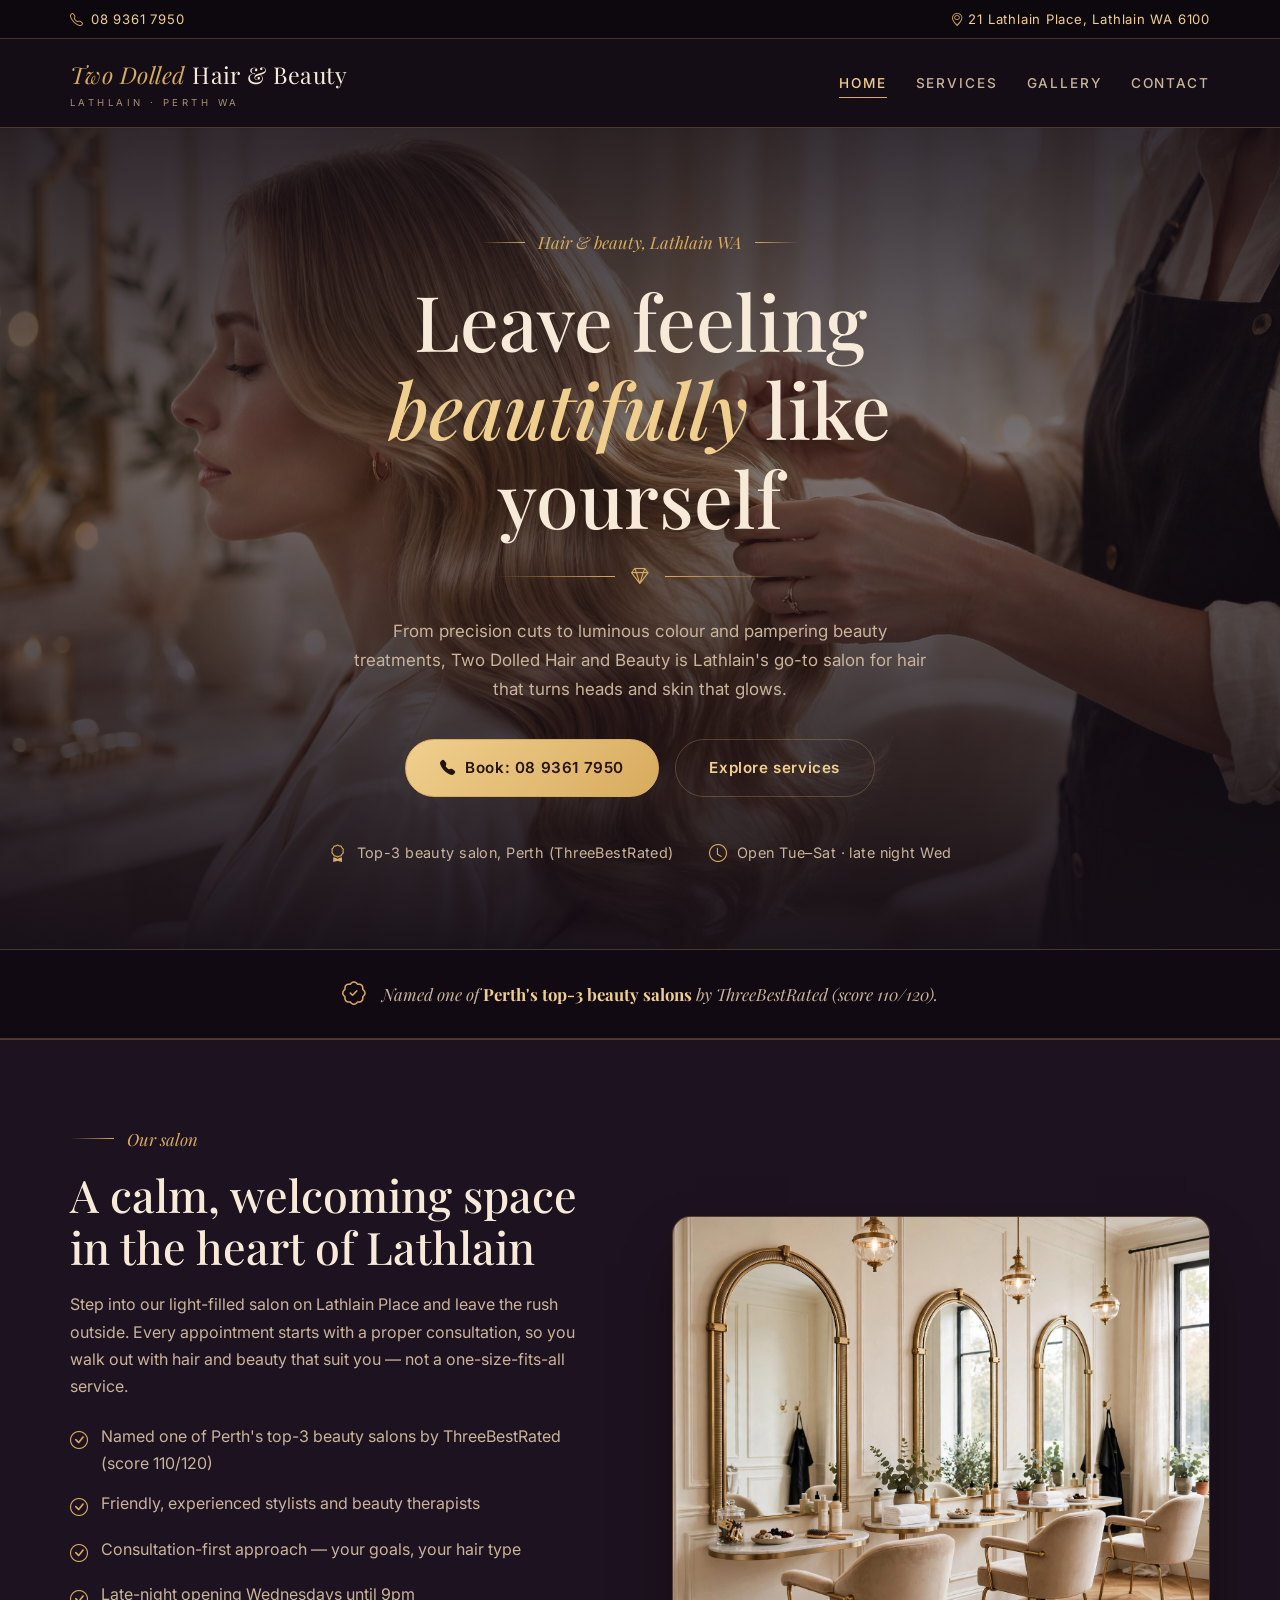
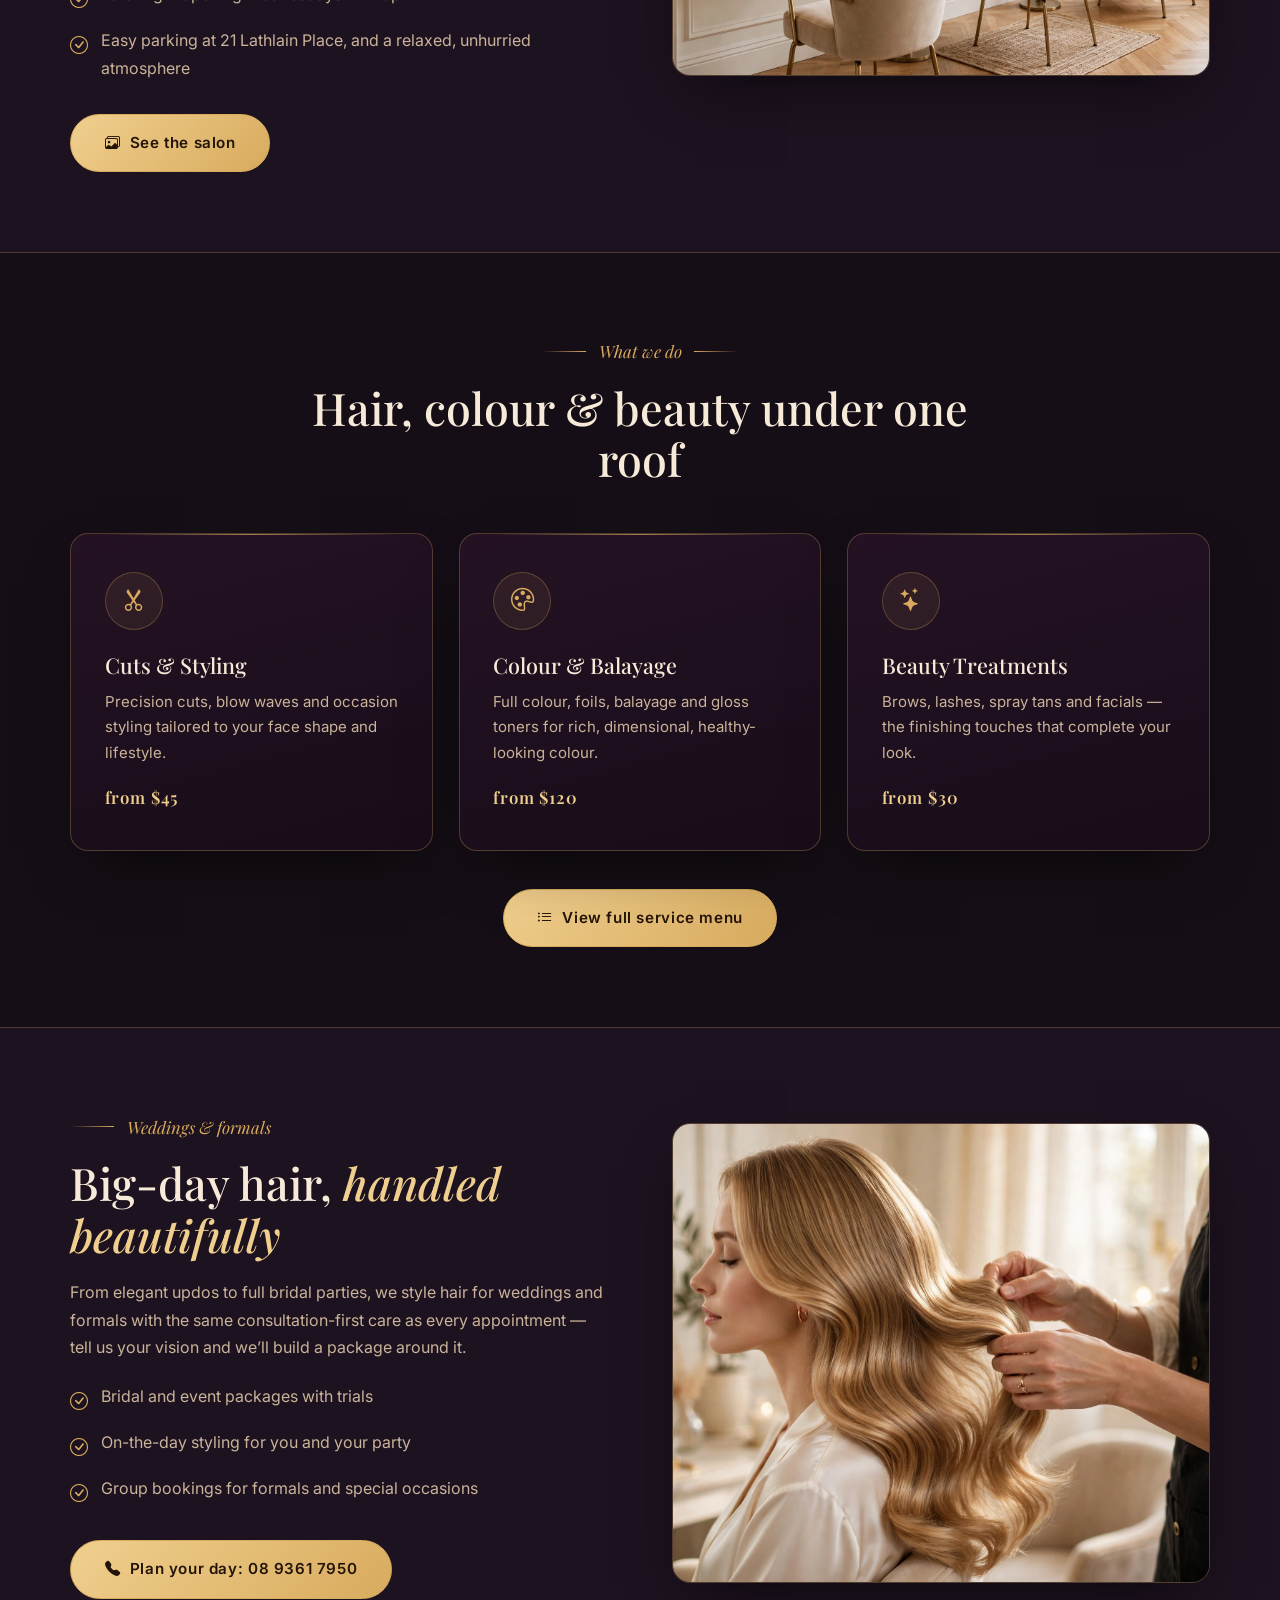
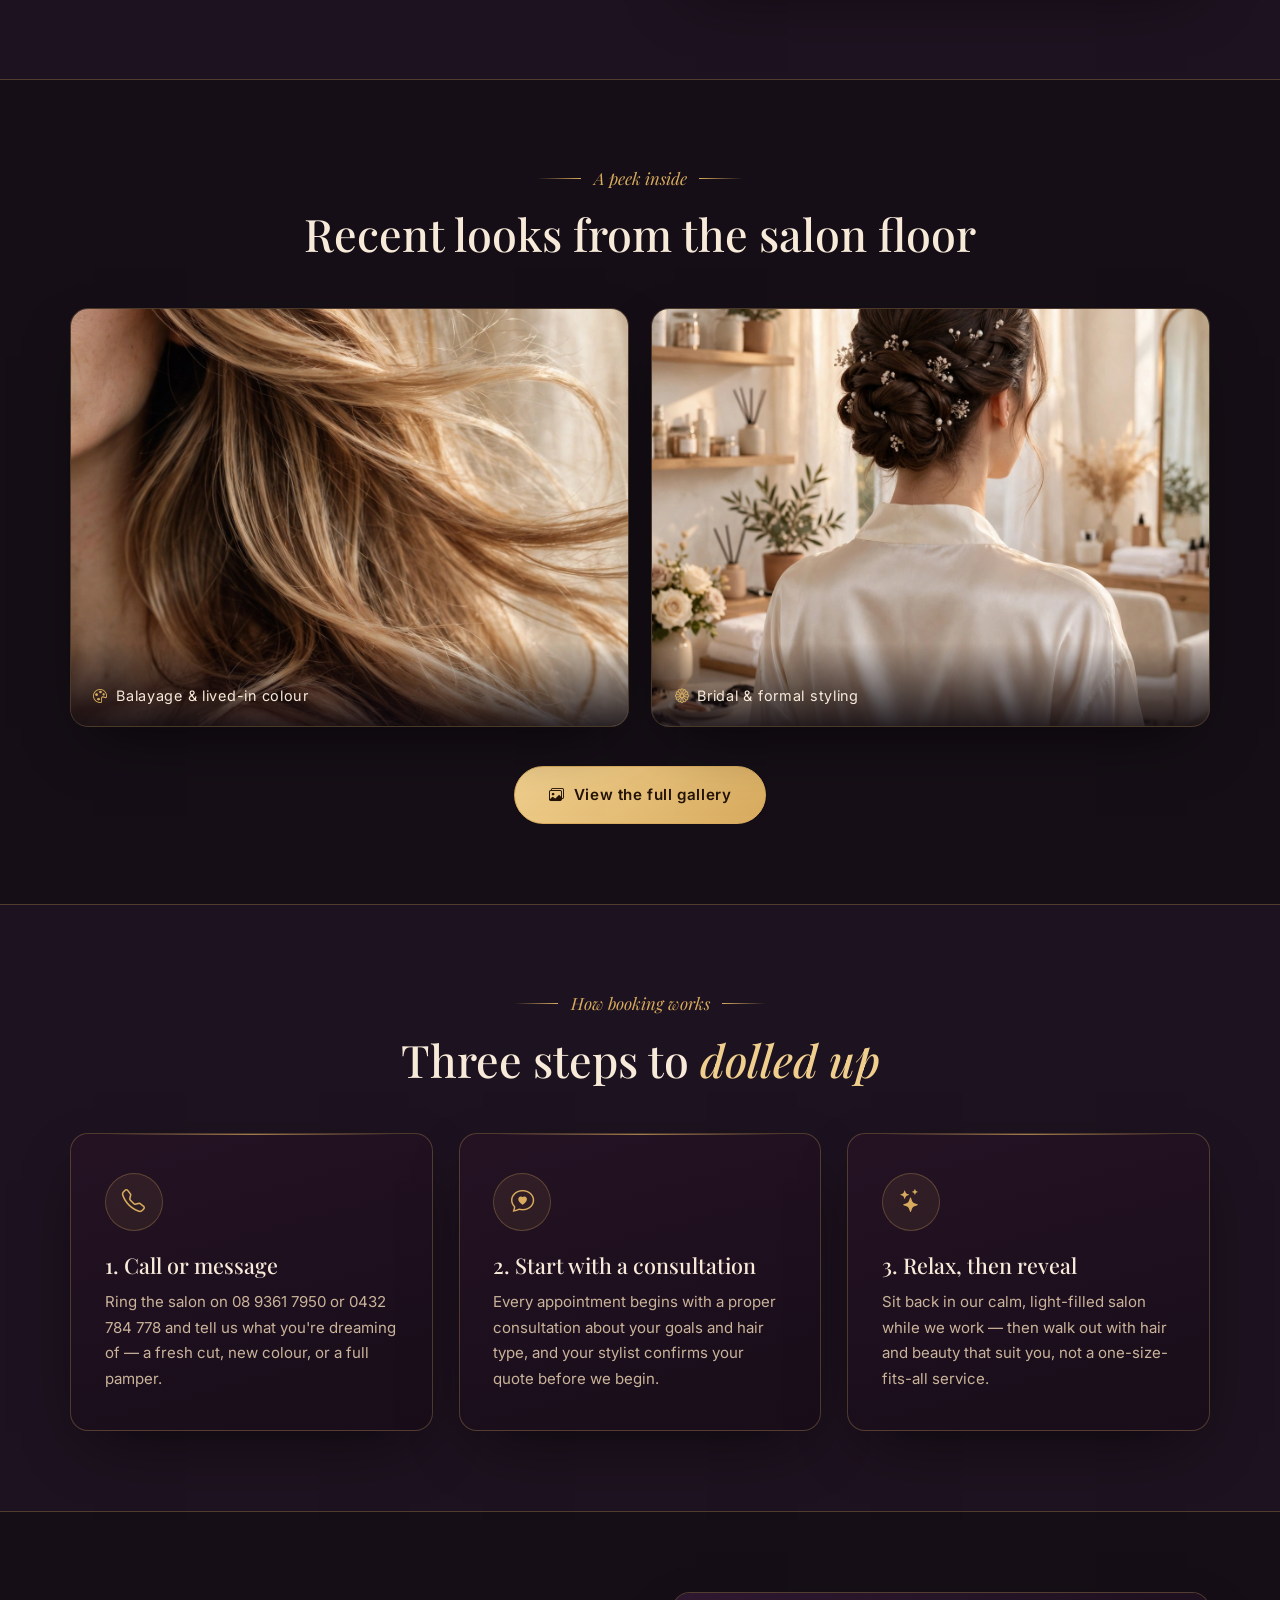
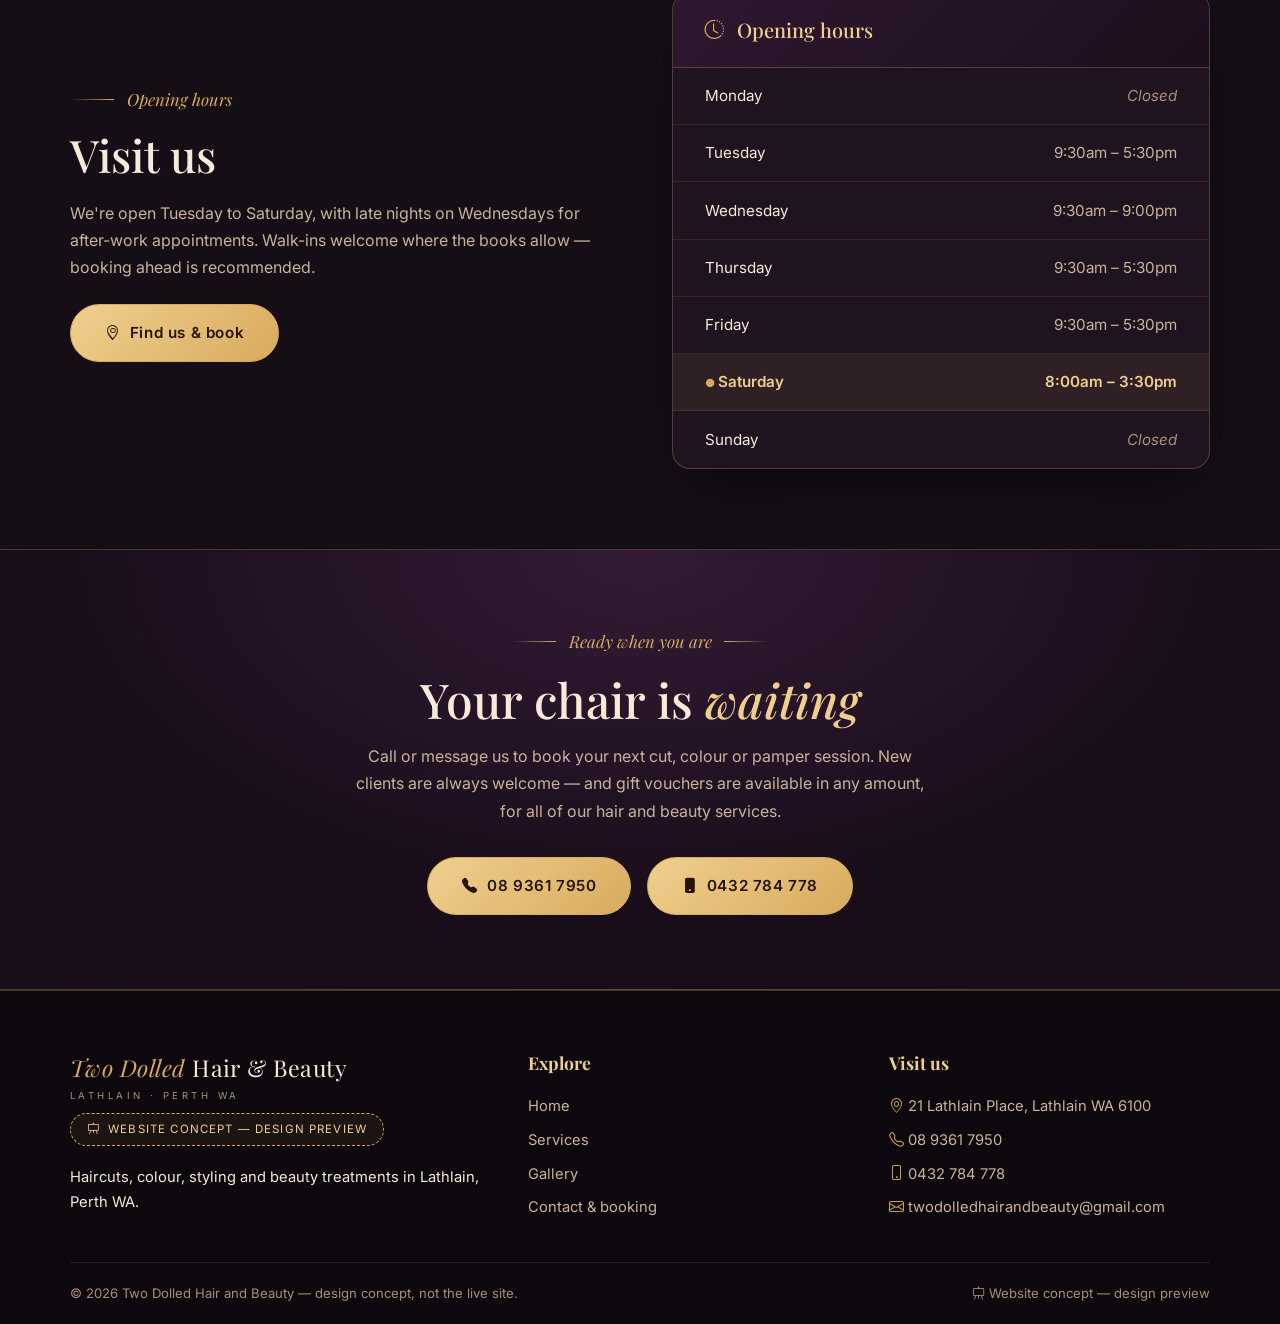
<file: index.html>
<!DOCTYPE html>
<html lang="en-AU">
<head>
  <meta charset="UTF-8">
  <meta name="viewport" content="width=device-width, initial-scale=1.0">
  <title>Two Dolled Hair and Beauty | Hair &amp; Beauty Salon in Lathlain, Perth WA</title>
  <meta name="description" content="Two Dolled Hair and Beauty — haircuts, colour, styling and beauty treatments at 21 Lathlain Place, Lathlain WA 6100. Named one of Perth's top-3 beauty salons by ThreeBestRated. Call 08 9361 7950.">
  <meta name="keywords" content="hair salon Lathlain, beauty salon Perth WA, haircuts Lathlain Place, balayage Perth, Two Dolled Hair and Beauty">
  <meta property="og:title" content="Two Dolled Hair and Beauty | Lathlain, Perth WA">
  <meta property="og:description" content="Hair & beauty salon in Lathlain, Perth — named one of Perth's top-3 beauty salons by ThreeBestRated.">
  <meta property="og:type" content="website">
  <link rel="stylesheet" href="https://cdn.jsdelivr.net/npm/bootstrap-icons@1.11.3/font/bootstrap-icons.min.css">
  <link rel="stylesheet" href="styles.css">
</head>
<body>

  <div class="topstrip">
    <div class="wrap">
      <span><a href="tel:+61893617950"><i class="bi bi-telephone"></i> 08 9361 7950</a></span>
      <span><i class="bi bi-geo-alt"></i> 21 Lathlain Place, Lathlain WA 6100</span>
    </div>
  </div>

  <nav class="nav" aria-label="Main navigation">
    <div class="wrap">
      <a href="index.html" class="brand"><em>Two Dolled</em> Hair &amp; Beauty<small>Lathlain · Perth WA</small></a>
      <button class="nav-toggle" aria-label="Open menu" aria-expanded="false"><i class="bi bi-list"></i></button>
      <ul class="navlinks">
        <li><a href="index.html" class="active" aria-current="page">Home</a></li>
        <li><a href="services.html">Services</a></li>
        <li><a href="gallery.html">Gallery</a></li>
        <li><a href="contact.html">Contact</a></li>
      </ul>
    </div>
  </nav>

  <header class="hero">
    <div class="hero-bg" aria-hidden="true">
      <img src="images/hero-styling.webp" alt="" loading="eager">
      <div class="hero-veil"></div>
    </div>
    <div class="hero-inner">
      <div class="wrap">
        <span class="eyebrow center">Hair &amp; beauty, Lathlain WA</span>
        <h1>Leave feeling <em>beautifully</em> like yourself</h1>
        <div class="gold-rule" aria-hidden="true"><span></span><i class="bi bi-gem"></i><span></span></div>
        <p class="lede">From precision cuts to luminous colour and pampering beauty treatments, Two Dolled Hair and Beauty is Lathlain's go-to salon for hair that turns heads and skin that glows.</p>
        <div class="hero-cta">
          <a class="btn gold" href="tel:+61893617950"><i class="bi bi-telephone-fill"></i> Book: 08 9361 7950</a>
          <a class="btn ghost" href="services.html">Explore services</a>
        </div>
        <div class="hero-meta">
          <div><i class="bi bi-award"></i> Top-3 beauty salon, Perth (ThreeBestRated)</div>
          <div><i class="bi bi-clock"></i> Open Tue–Sat · late night Wed</div>
        </div>
      </div>
    </div>
  </header>

  <div class="award">
    <div class="wrap">
      <i class="bi bi-patch-check"></i>
      <p>Named one of <strong>Perth's top-3 beauty salons</strong> by ThreeBestRated (score 110/120).</p>
    </div>
  </div>

  <main>
    <section class="section-alt">
      <div class="wrap split">
        <div>
          <span class="eyebrow">Our salon</span>
          <h2>A calm, welcoming space in the heart of Lathlain</h2>
          <p>Step into our light-filled salon on Lathlain Place and leave the rush outside. Every appointment starts with a proper consultation, so you walk out with hair and beauty that suit you — not a one-size-fits-all service.</p>
          <ul class="checklist">
            <li><i class="bi bi-check-circle"></i><span>Named one of Perth's top-3 beauty salons by ThreeBestRated (score 110/120)</span></li>
            <li><i class="bi bi-check-circle"></i><span>Friendly, experienced stylists and beauty therapists</span></li>
            <li><i class="bi bi-check-circle"></i><span>Consultation-first approach — your goals, your hair type</span></li>
            <li><i class="bi bi-check-circle"></i><span>Late-night opening Wednesdays until 9pm</span></li>
            <li><i class="bi bi-check-circle"></i><span>Easy parking at 21 Lathlain Place, and a relaxed, unhurried atmosphere</span></li>
          </ul>
          <a class="btn gold" href="gallery.html"><i class="bi bi-images"></i> See the salon</a>
        </div>
        <div>
          <img class="round" src="images/salon-interior.webp" alt="Bright, elegant interior of the Two Dolled Hair and Beauty salon" loading="lazy">
        </div>
      </div>
    </section>

    <section>
      <div class="wrap">
        <div style="text-align:center; max-width:44rem; margin:0 auto 3rem;">
          <span class="eyebrow center">What we do</span>
          <h2 class="serif" style="font-size:clamp(2rem,3.6vw,2.8rem);">Hair, colour &amp; beauty under one roof</h2>
        </div>
        <div class="grid-3">
          <article class="card">
            <div class="icon-tile"><i class="bi bi-scissors"></i></div>
            <h3>Cuts &amp; Styling</h3>
            <p>Precision cuts, blow waves and occasion styling tailored to your face shape and lifestyle.</p>
            <span class="from">from $45</span>
          </article>
          <article class="card">
            <div class="icon-tile"><i class="bi bi-palette"></i></div>
            <h3>Colour &amp; Balayage</h3>
            <p>Full colour, foils, balayage and gloss toners for rich, dimensional, healthy-looking colour.</p>
            <span class="from">from $120</span>
          </article>
          <article class="card">
            <div class="icon-tile"><i class="bi bi-stars"></i></div>
            <h3>Beauty Treatments</h3>
            <p>Brows, lashes, spray tans and facials — the finishing touches that complete your look.</p>
            <span class="from">from $30</span>
          </article>
        </div>
        <p style="text-align:center; margin-top:2.4rem;"><a class="btn" href="services.html"><i class="bi bi-list-ul"></i> View full service menu</a></p>
      </div>
    </section>
    <section class="section-alt occasions">
      <div class="wrap split">
        <div>
          <span class="eyebrow">Weddings &amp; formals</span>
          <h2>Big-day hair, <em>handled beautifully</em></h2>
          <p>From elegant updos to full bridal parties, we style hair for weddings and formals with the same consultation-first care as every appointment — tell us your vision and we&rsquo;ll build a package around it.</p>
          <ul class="checklist">
            <li><i class="bi bi-check-circle"></i><span>Bridal and event packages with trials</span></li>
            <li><i class="bi bi-check-circle"></i><span>On-the-day styling for you and your party</span></li>
            <li><i class="bi bi-check-circle"></i><span>Group bookings for formals and special occasions</span></li>
          </ul>
          <a class="btn gold" href="tel:+61893617950"><i class="bi bi-telephone-fill"></i> Plan your day: 08 9361 7950</a>
        </div>
        <div>
          <img class="round" src="images/hero-styling.webp" alt="Hair styling in progress at Two Dolled Hair and Beauty" loading="lazy">
        </div>
      </div>
    </section>
    <section>
      <div class="wrap">
        <div style="text-align:center; max-width:44rem; margin:0 auto 3rem;">
          <span class="eyebrow center">A peek inside</span>
          <h2 class="serif" style="font-size:clamp(2rem,3.6vw,2.8rem);">Recent looks from the salon floor</h2>
        </div>
        <div class="gallery-grid">
          <figure>
            <img src="images/balayage-detail.webp" alt="Close-up of soft honey-blonde balayage hair" loading="lazy">
            <figcaption><i class="bi bi-palette"></i>Balayage &amp; lived-in colour</figcaption>
          </figure>
          <figure>
            <img src="images/bridal-updo.webp" alt="Elegant bridal updo styled in the salon" loading="lazy">
            <figcaption><i class="bi bi-flower1"></i>Bridal &amp; formal styling</figcaption>
          </figure>
        </div>
        <p style="text-align:center; margin-top:2.4rem;"><a class="btn gold" href="gallery.html"><i class="bi bi-images"></i> View the full gallery</a></p>
      </div>
    </section>

    <section class="section-alt">
      <div class="wrap">
        <div style="text-align:center; max-width:44rem; margin:0 auto 3rem;">
          <span class="eyebrow center">How booking works</span>
          <h2 class="serif" style="font-size:clamp(2rem,3.6vw,2.8rem);">Three steps to <em style="color:var(--gold-bright);">dolled up</em></h2>
        </div>
        <div class="grid-3">
          <article class="card">
            <div class="icon-tile"><i class="bi bi-telephone"></i></div>
            <h3>1. Call or message</h3>
            <p>Ring the salon on 08 9361 7950 or 0432 784 778 and tell us what you're dreaming of — a fresh cut, new colour, or a full pamper.</p>
          </article>
          <article class="card">
            <div class="icon-tile"><i class="bi bi-chat-heart"></i></div>
            <h3>2. Start with a consultation</h3>
            <p>Every appointment begins with a proper consultation about your goals and hair type, and your stylist confirms your quote before we begin.</p>
          </article>
          <article class="card">
            <div class="icon-tile"><i class="bi bi-stars"></i></div>
            <h3>3. Relax, then reveal</h3>
            <p>Sit back in our calm, light-filled salon while we work — then walk out with hair and beauty that suit you, not a one-size-fits-all service.</p>
          </article>
        </div>
      </div>
    </section>

    <section>
      <div class="wrap split">
        <div>
          <span class="eyebrow">Opening hours</span>
          <h2>Visit us</h2>
          <p>We're open Tuesday to Saturday, with late nights on Wednesdays for after-work appointments. Walk-ins welcome where the books allow — booking ahead is recommended.</p>
          <p style="margin-top:1.4rem;"><a class="btn" href="contact.html"><i class="bi bi-geo-alt"></i> Find us &amp; book</a></p>
        </div>
        <div class="hours-card">
          <header><i class="bi bi-clock-history"></i><h3>Opening hours</h3></header>
          <table class="hours-table">
            <tbody>
              <tr><td>Monday</td><td class="closed">Closed</td></tr>
              <tr><td>Tuesday</td><td>9:30am – 5:30pm</td></tr>
              <tr><td>Wednesday</td><td>9:30am – 9:00pm</td></tr>
              <tr><td>Thursday</td><td>9:30am – 5:30pm</td></tr>
              <tr><td>Friday</td><td>9:30am – 5:30pm</td></tr>
              <tr class="today"><td>Saturday</td><td>8:00am – 3:30pm</td></tr>
              <tr><td>Sunday</td><td class="closed">Closed</td></tr>
            </tbody>
          </table>
        </div>
      </div>
    </section>

    <section class="cta-band">
      <div class="wrap">
        <span class="eyebrow center">Ready when you are</span>
        <h2>Your chair is <em>waiting</em></h2>
        <p>Call or message us to book your next cut, colour or pamper session. New clients are always welcome — and gift vouchers are available in any amount, for all of our hair and beauty services.</p>
        <div class="phone-row">
          <a class="btn gold" href="tel:+61893617950"><i class="bi bi-telephone-fill"></i> 08 9361 7950</a>
          <a class="btn" href="tel:+61432784778"><i class="bi bi-phone-fill"></i> 0432 784 778</a>
        </div>
      </div>
    </section>
  </main>

  <footer>
    <div class="wrap">
      <div class="foot-grid">
        <div>
          <a href="index.html" class="brand"><em>Two Dolled</em> Hair &amp; Beauty<small>Lathlain · Perth WA</small></a>
          <span class="concept-badge"><i class="bi bi-easel"></i> Website concept — design preview</span>
          <p style="font-size:.92rem; color:var(--charcoal-soft);">Haircuts, colour, styling and beauty treatments in Lathlain, Perth WA.</p>
        </div>
        <div>
          <h4>Explore</h4>
          <ul>
            <li><a href="index.html">Home</a></li>
            <li><a href="services.html">Services</a></li>
            <li><a href="gallery.html">Gallery</a></li>
            <li><a href="contact.html">Contact &amp; booking</a></li>
          </ul>
        </div>
        <div>
          <h4>Visit us</h4>
          <ul>
            <li><i class="bi bi-geo-alt" style="color:var(--gold);"></i> 21 Lathlain Place, Lathlain WA 6100</li>
            <li><a href="tel:+61893617950"><i class="bi bi-telephone" style="color:var(--gold);"></i> 08 9361 7950</a></li>
            <li><a href="tel:+61432784778"><i class="bi bi-phone" style="color:var(--gold);"></i> 0432 784 778</a></li>
            <li><a href="mailto:twodolledhairandbeauty@gmail.com"><i class="bi bi-envelope" style="color:var(--gold);"></i> twodolledhairandbeauty@gmail.com</a></li>
          </ul>
        </div>
      </div>
      <div class="foot-base">
        <span>© 2026 Two Dolled Hair and Beauty — design concept, not the live site.</span>
        <span><i class="bi bi-easel"></i> Website concept — design preview</span>
      </div>
    </div>
  </footer>
<script>
(function(){
  var t=document.querySelector('.nav-toggle'),n=document.querySelector('.navlinks');
  if(t&&n){t.addEventListener('click',function(){var o=n.classList.toggle('open');t.setAttribute('aria-expanded',o);});}
})();
</script>
</body>
</html>
</file>
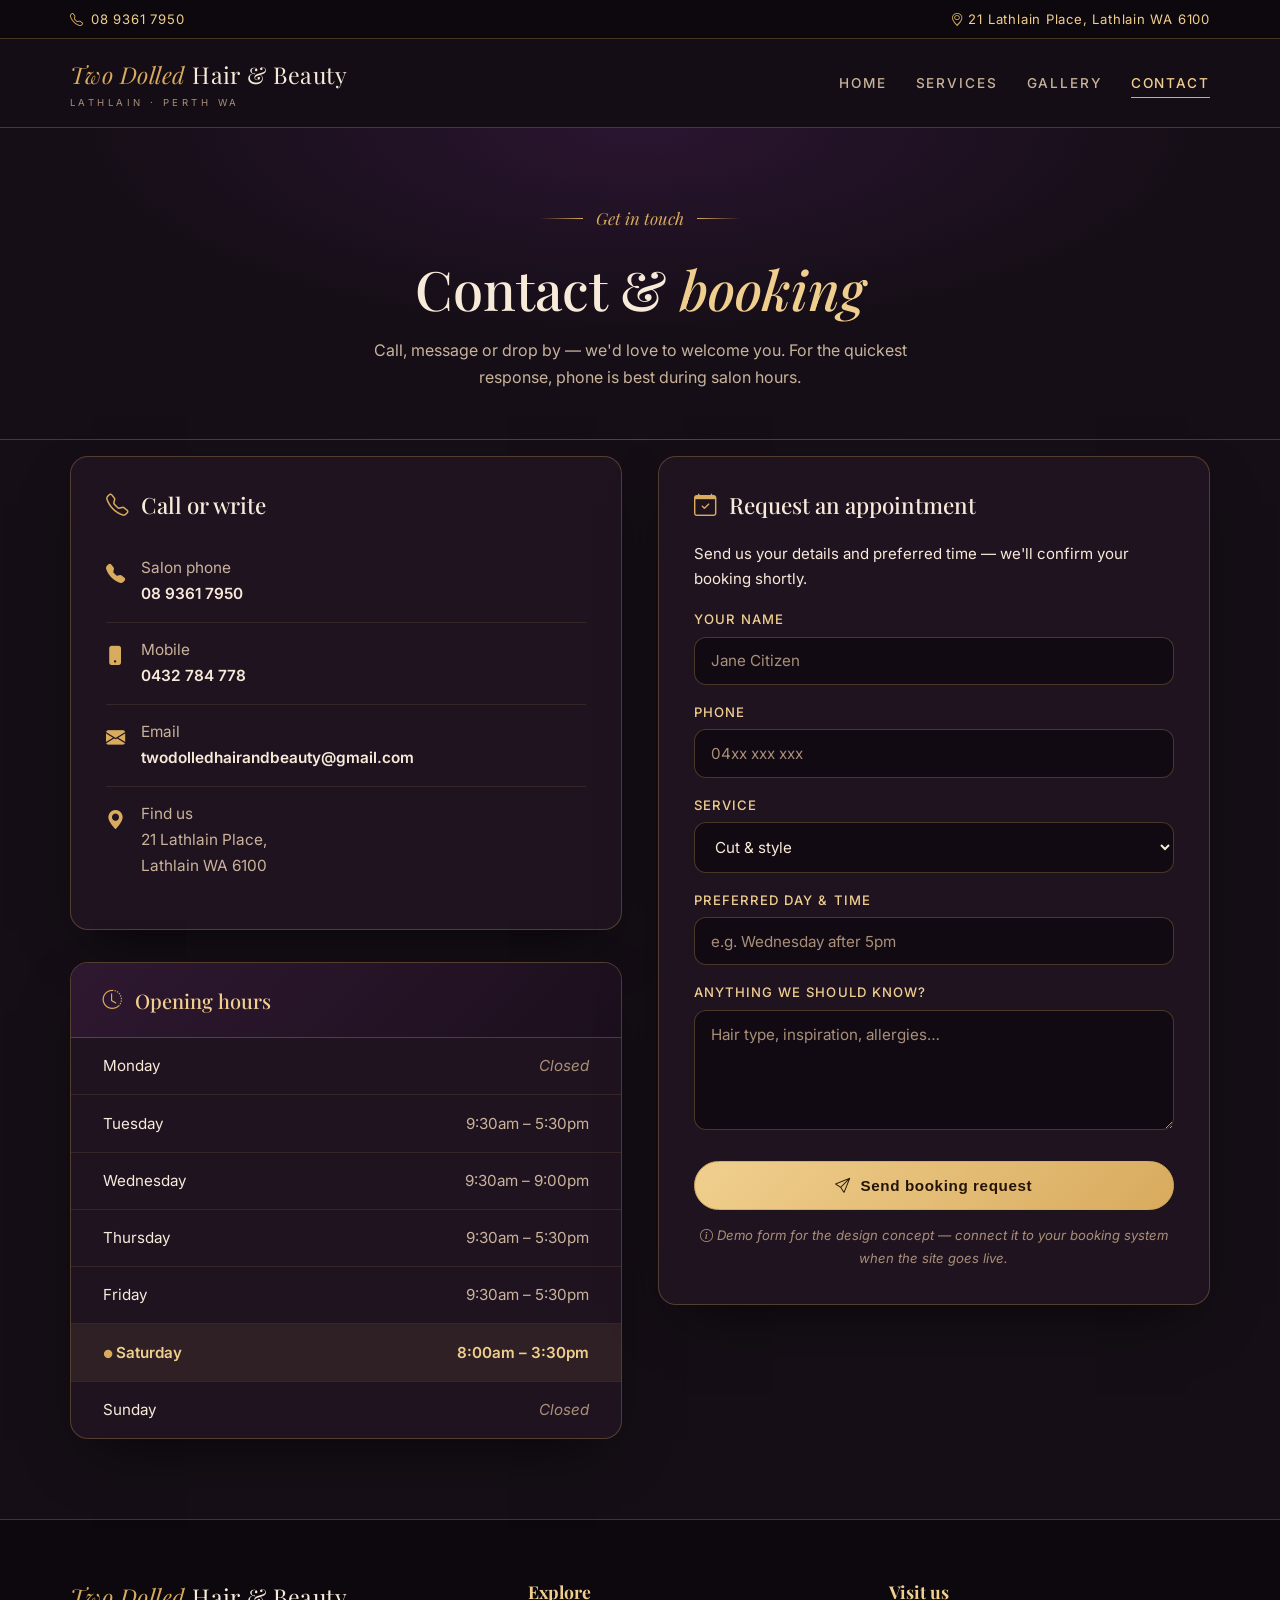
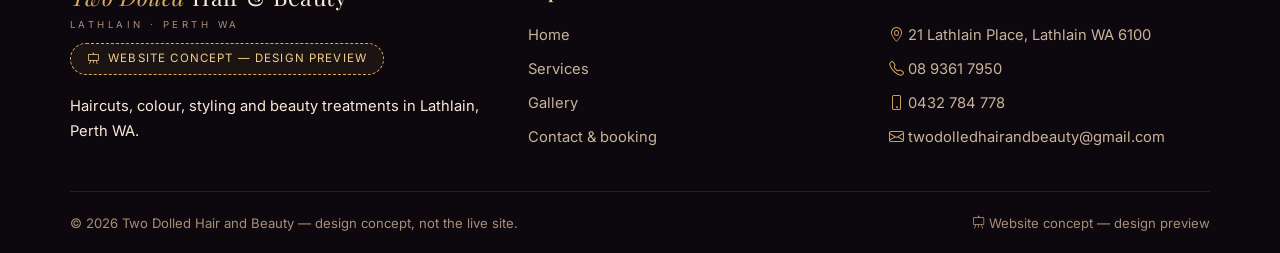
<file: contact.html>
<!DOCTYPE html>
<html lang="en-AU">
<head>
  <meta charset="UTF-8">
  <meta name="viewport" content="width=device-width, initial-scale=1.0">
  <title>Contact &amp; Booking | Two Dolled Hair and Beauty, Lathlain WA</title>
  <meta name="description" content="Contact Two Dolled Hair and Beauty at 21 Lathlain Place, Lathlain WA 6100. Call 08 9361 7950 or 0432 784 778, or email twodolledhairandbeauty@gmail.com to book.">
  <meta property="og:title" content="Contact & Booking | Two Dolled Hair and Beauty">
  <meta property="og:description" content="21 Lathlain Place, Lathlain WA 6100 · 08 9361 7950">
  <meta property="og:type" content="website">
  <link rel="stylesheet" href="https://cdn.jsdelivr.net/npm/bootstrap-icons@1.11.3/font/bootstrap-icons.min.css">
  <link rel="stylesheet" href="styles.css">
</head>
<body>

  <div class="topstrip">
    <div class="wrap">
      <span><a href="tel:+61893617950"><i class="bi bi-telephone"></i> 08 9361 7950</a></span>
      <span><i class="bi bi-geo-alt"></i> 21 Lathlain Place, Lathlain WA 6100</span>
    </div>
  </div>

  <nav class="nav" aria-label="Main navigation">
    <div class="wrap">
      <a href="index.html" class="brand"><em>Two Dolled</em> Hair &amp; Beauty<small>Lathlain · Perth WA</small></a>
      <button class="nav-toggle" aria-label="Open menu" aria-expanded="false"><i class="bi bi-list"></i></button>
      <ul class="navlinks">
        <li><a href="index.html">Home</a></li>
        <li><a href="services.html">Services</a></li>
        <li><a href="gallery.html">Gallery</a></li>
        <li><a href="contact.html" class="active" aria-current="page">Contact</a></li>
      </ul>
    </div>
  </nav>

  <header class="page-hero">
    <div class="wrap">
      <span class="eyebrow center">Get in touch</span>
      <h1>Contact &amp; <em>booking</em></h1>
      <p>Call, message or drop by — we'd love to welcome you. For the quickest response, phone is best during salon hours.</p>
    </div>
  </header>

  <main>
    <section style="padding-top:1rem;">
      <div class="wrap contact-grid">

        <div>
          <div class="contact-card" style="margin-bottom:2rem;">
            <h3><i class="bi bi-telephone"></i> Call or write</h3>
            <div class="contact-line">
              <i class="bi bi-telephone-fill"></i>
              <div>Salon phone<br><a class="tel" href="tel:+61893617950">08 9361 7950</a></div>
            </div>
            <div class="contact-line">
              <i class="bi bi-phone-fill"></i>
              <div>Mobile<br><a class="tel" href="tel:+61432784778">0432 784 778</a></div>
            </div>
            <div class="contact-line">
              <i class="bi bi-envelope-fill"></i>
              <div>Email<br><a class="mail" href="mailto:twodolledhairandbeauty@gmail.com">twodolledhairandbeauty@gmail.com</a></div>
            </div>
            <div class="contact-line">
              <i class="bi bi-geo-alt-fill"></i>
              <div>Find us<br>21 Lathlain Place,<br>Lathlain WA 6100</div>
            </div>
          </div>

          <div class="hours-card">
            <header><i class="bi bi-clock-history"></i><h3>Opening hours</h3></header>
            <table class="hours-table">
              <tbody>
                <tr><td>Monday</td><td class="closed">Closed</td></tr>
                <tr><td>Tuesday</td><td>9:30am – 5:30pm</td></tr>
                <tr><td>Wednesday</td><td>9:30am – 9:00pm</td></tr>
                <tr><td>Thursday</td><td>9:30am – 5:30pm</td></tr>
                <tr><td>Friday</td><td>9:30am – 5:30pm</td></tr>
                <tr class="today"><td>Saturday</td><td>8:00am – 3:30pm</td></tr>
                <tr><td>Sunday</td><td class="closed">Closed</td></tr>
              </tbody>
            </table>
          </div>
        </div>

        <div class="contact-card form">
          <h3><i class="bi bi-calendar-check"></i> Request an appointment</h3>
          <p style="color:var(--charcoal-soft); font-size:.94rem;">Send us your details and preferred time — we'll confirm your booking shortly.</p>
          <form action="#" method="post" onsubmit="return false;">
            <label for="name">Your name</label>
            <input id="name" name="name" type="text" placeholder="Jane Citizen" required>
            <label for="phone">Phone</label>
            <input id="phone" name="phone" type="tel" placeholder="04xx xxx xxx" required>
            <label for="service">Service</label>
            <select id="service" name="service">
              <option>Cut &amp; style</option>
              <option>Colour / balayage</option>
              <option>Blow wave</option>
              <option>Updo / formal styling</option>
              <option>Beauty treatment</option>
              <option>Bridal / event package</option>
              <option>Not sure — consultation</option>
            </select>
            <label for="when">Preferred day &amp; time</label>
            <input id="when" name="when" type="text" placeholder="e.g. Wednesday after 5pm">
            <label for="notes">Anything we should know?</label>
            <textarea id="notes" name="notes" placeholder="Hair type, inspiration, allergies…"></textarea>
            <button class="btn gold" type="submit"><i class="bi bi-send"></i> Send booking request</button>
            <p class="form-note"><i class="bi bi-info-circle"></i> Demo form for the design concept — connect it to your booking system when the site goes live.</p>
          </form>
        </div>

      </div>
    </section>
  </main>

  <footer>
    <div class="wrap">
      <div class="foot-grid">
        <div>
          <a href="index.html" class="brand"><em>Two Dolled</em> Hair &amp; Beauty<small>Lathlain · Perth WA</small></a>
          <span class="concept-badge"><i class="bi bi-easel"></i> Website concept — design preview</span>
          <p style="font-size:.92rem; color:var(--charcoal-soft);">Haircuts, colour, styling and beauty treatments in Lathlain, Perth WA.</p>
        </div>
        <div>
          <h4>Explore</h4>
          <ul>
            <li><a href="index.html">Home</a></li>
            <li><a href="services.html">Services</a></li>
            <li><a href="gallery.html">Gallery</a></li>
            <li><a href="contact.html">Contact &amp; booking</a></li>
          </ul>
        </div>
        <div>
          <h4>Visit us</h4>
          <ul>
            <li><i class="bi bi-geo-alt" style="color:var(--gold);"></i> 21 Lathlain Place, Lathlain WA 6100</li>
            <li><a href="tel:+61893617950"><i class="bi bi-telephone" style="color:var(--gold);"></i> 08 9361 7950</a></li>
            <li><a href="tel:+61432784778"><i class="bi bi-phone" style="color:var(--gold);"></i> 0432 784 778</a></li>
            <li><a href="mailto:twodolledhairandbeauty@gmail.com"><i class="bi bi-envelope" style="color:var(--gold);"></i> twodolledhairandbeauty@gmail.com</a></li>
          </ul>
        </div>
      </div>
      <div class="foot-base">
        <span>© 2026 Two Dolled Hair and Beauty — design concept, not the live site.</span>
        <span><i class="bi bi-easel"></i> Website concept — design preview</span>
      </div>
    </div>
  </footer>
<script>
(function(){
  var t=document.querySelector('.nav-toggle'),n=document.querySelector('.navlinks');
  if(t&&n){t.addEventListener('click',function(){var o=n.classList.toggle('open');t.setAttribute('aria-expanded',o);});}
})();
</script>
</body>
</html>
</file>
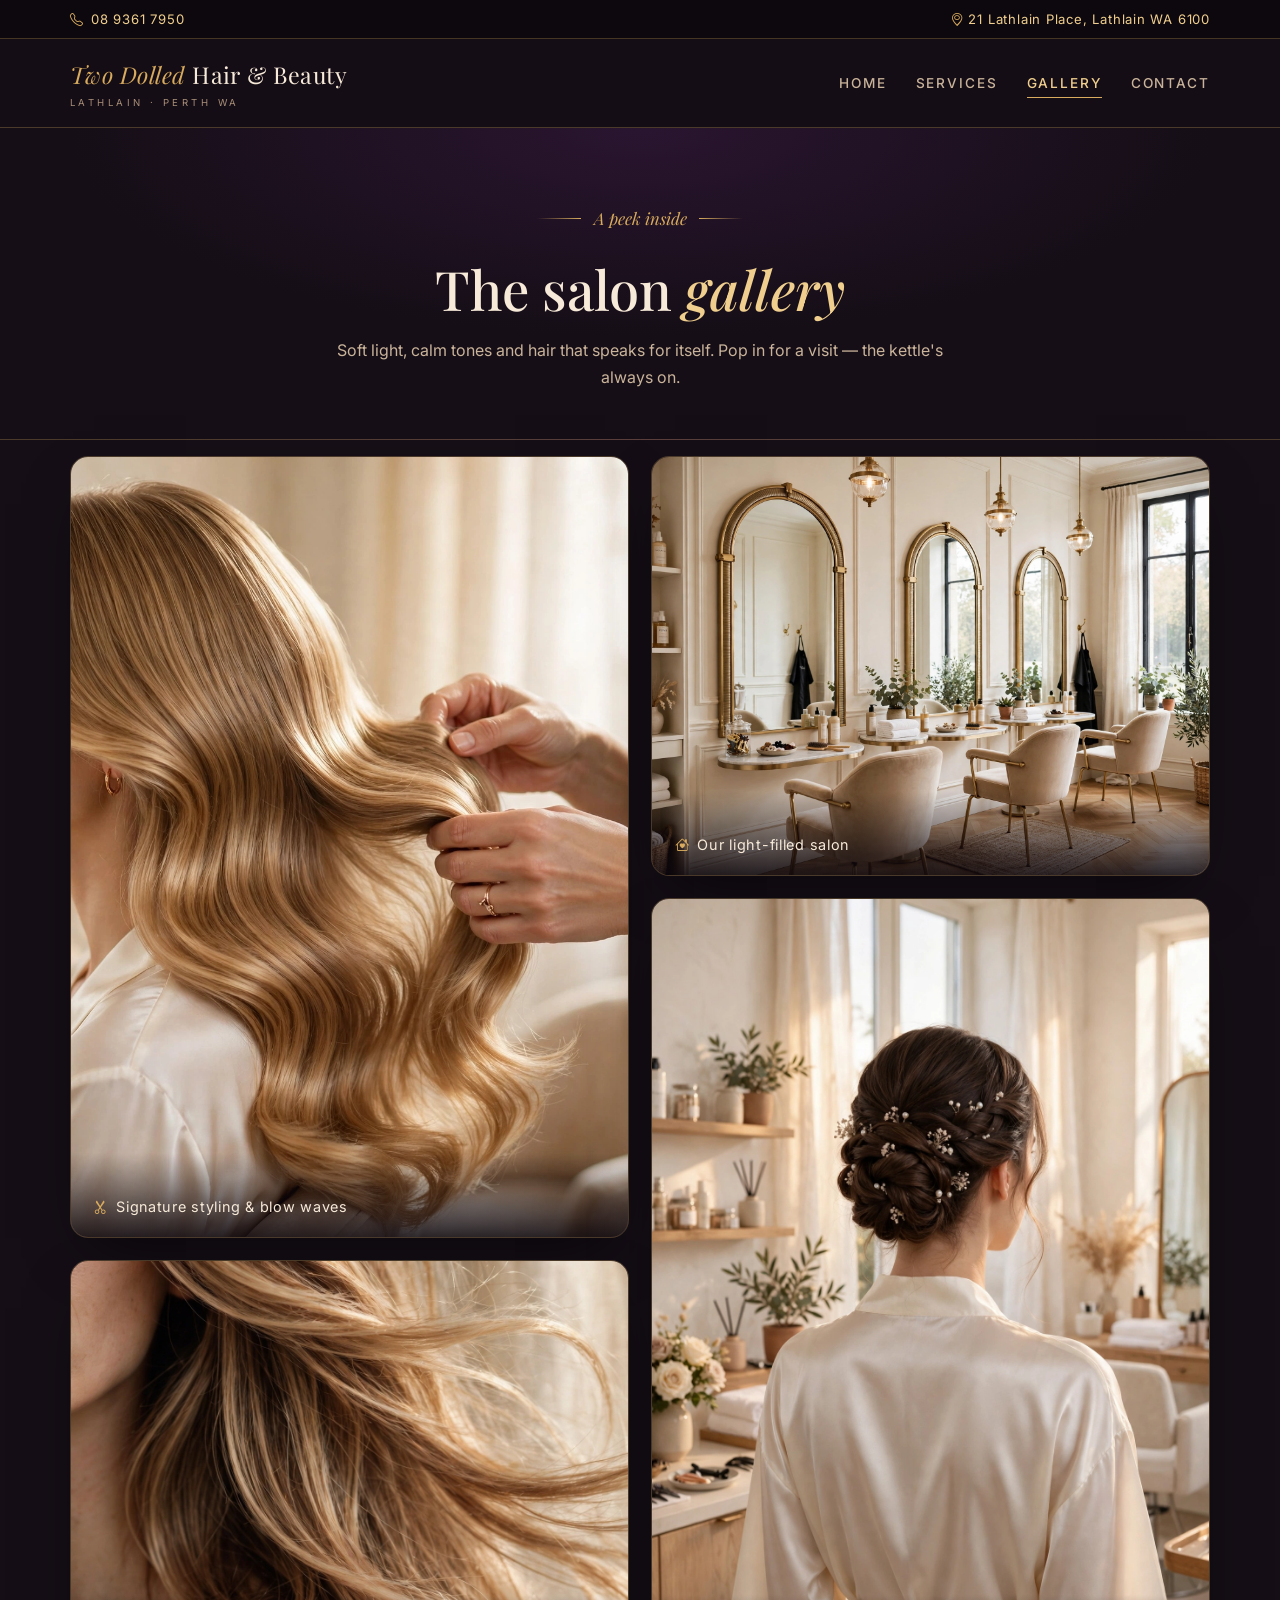
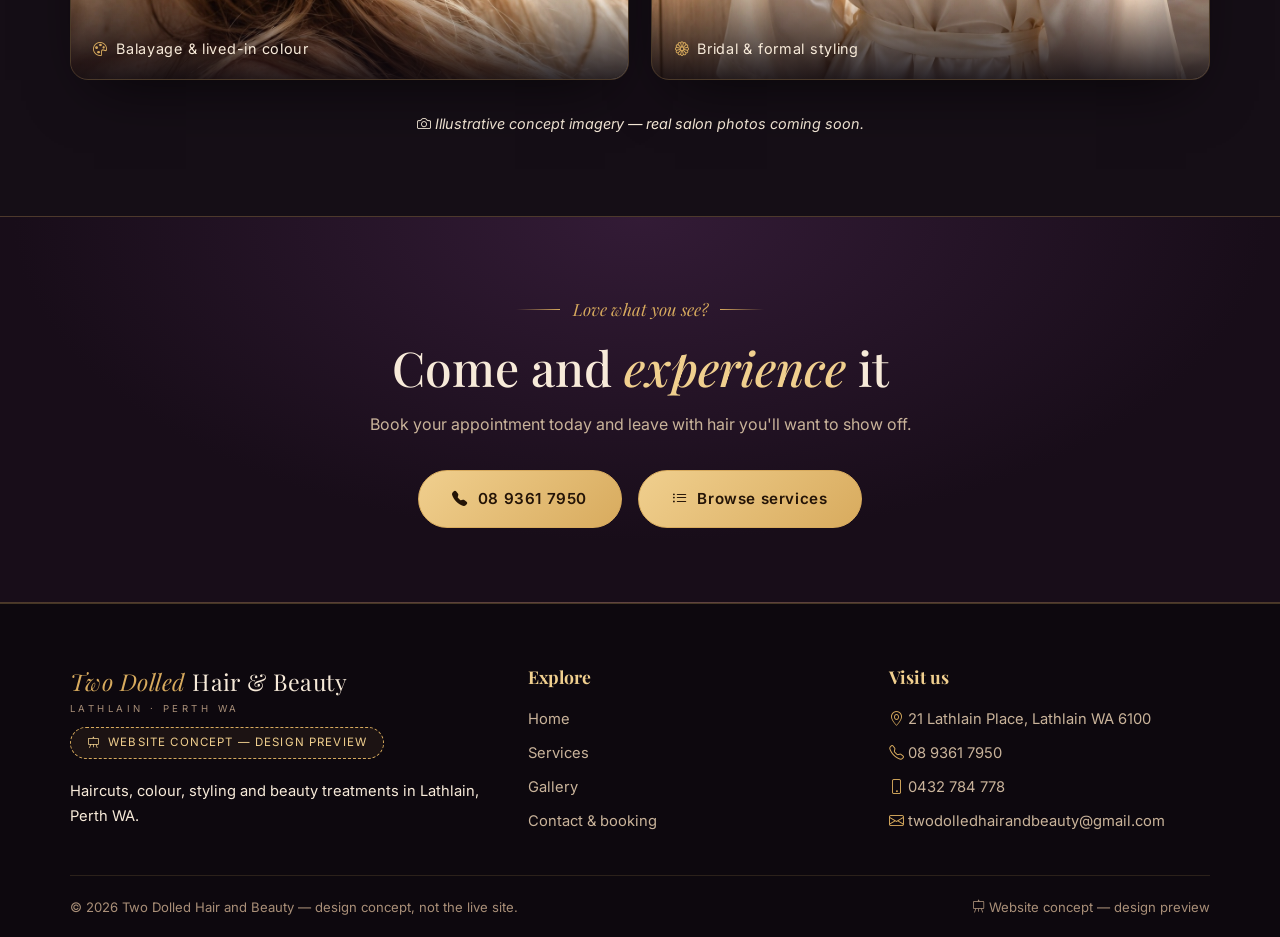
<file: gallery.html>
<!DOCTYPE html>
<html lang="en-AU">
<head>
  <meta charset="UTF-8">
  <meta name="viewport" content="width=device-width, initial-scale=1.0">
  <title>Gallery | Two Dolled Hair and Beauty, Lathlain WA</title>
  <meta name="description" content="A look inside Two Dolled Hair and Beauty, Lathlain WA — our salon, our styling and our finishing touches.">
  <meta property="og:title" content="Gallery | Two Dolled Hair and Beauty">
  <meta property="og:description" content="Inside our Lathlain salon — styling, colour and finishing touches.">
  <meta property="og:type" content="website">
  <link rel="stylesheet" href="https://cdn.jsdelivr.net/npm/bootstrap-icons@1.11.3/font/bootstrap-icons.min.css">
  <link rel="stylesheet" href="styles.css">
</head>
<body>

  <div class="topstrip">
    <div class="wrap">
      <span><a href="tel:+61893617950"><i class="bi bi-telephone"></i> 08 9361 7950</a></span>
      <span><i class="bi bi-geo-alt"></i> 21 Lathlain Place, Lathlain WA 6100</span>
    </div>
  </div>

  <nav class="nav" aria-label="Main navigation">
    <div class="wrap">
      <a href="index.html" class="brand"><em>Two Dolled</em> Hair &amp; Beauty<small>Lathlain · Perth WA</small></a>
      <button class="nav-toggle" aria-label="Open menu" aria-expanded="false"><i class="bi bi-list"></i></button>
      <ul class="navlinks">
        <li><a href="index.html">Home</a></li>
        <li><a href="services.html">Services</a></li>
        <li><a href="gallery.html" class="active" aria-current="page">Gallery</a></li>
        <li><a href="contact.html">Contact</a></li>
      </ul>
    </div>
  </nav>

  <header class="page-hero">
    <div class="wrap">
      <span class="eyebrow center">A peek inside</span>
      <h1>The salon <em>gallery</em></h1>
      <p>Soft light, calm tones and hair that speaks for itself. Pop in for a visit — the kettle's always on.</p>
    </div>
  </header>

  <main>
    <section style="padding-top:1rem;">
      <div class="wrap">
        <div class="gallery-grid">
          <figure class="tall">
            <img src="images/hero-styling.webp" alt="Stylist finishing a client's glossy, soft-wave blowout" loading="lazy">
            <figcaption><i class="bi bi-scissors"></i>Signature styling &amp; blow waves</figcaption>
          </figure>
          <figure>
            <img src="images/salon-interior.webp" alt="Bright, elegant interior of the Two Dolled salon" loading="lazy">
            <figcaption><i class="bi bi-house-heart"></i>Our light-filled salon</figcaption>
          </figure>
          <figure class="tall">
            <img src="images/bridal-updo.webp" alt="Elegant bridal updo styled in the salon" loading="lazy">
            <figcaption><i class="bi bi-flower1"></i>Bridal &amp; formal styling</figcaption>
          </figure>
          <figure>
            <img src="images/balayage-detail.webp" alt="Close-up of soft honey-blonde balayage hair" loading="lazy">
            <figcaption><i class="bi bi-palette"></i>Balayage &amp; lived-in colour</figcaption>
          </figure>
        </div>
        <p style="text-align:center; color:var(--charcoal-soft); font-style:italic; margin-top:2rem; font-size:.9rem;"><i class="bi bi-camera"></i> Illustrative concept imagery — real salon photos coming soon.</p>
      </div>
    </section>

    <section class="cta-band">
      <div class="wrap">
        <span class="eyebrow center">Love what you see?</span>
        <h2>Come and <em>experience</em> it</h2>
        <p>Book your appointment today and leave with hair you'll want to show off.</p>
        <div class="phone-row">
          <a class="btn gold" href="tel:+61893617950"><i class="bi bi-telephone-fill"></i> 08 9361 7950</a>
          <a class="btn" href="services.html"><i class="bi bi-list-ul"></i> Browse services</a>
        </div>
      </div>
    </section>
  </main>

  <footer>
    <div class="wrap">
      <div class="foot-grid">
        <div>
          <a href="index.html" class="brand"><em>Two Dolled</em> Hair &amp; Beauty<small>Lathlain · Perth WA</small></a>
          <span class="concept-badge"><i class="bi bi-easel"></i> Website concept — design preview</span>
          <p style="font-size:.92rem; color:var(--charcoal-soft);">Haircuts, colour, styling and beauty treatments in Lathlain, Perth WA.</p>
        </div>
        <div>
          <h4>Explore</h4>
          <ul>
            <li><a href="index.html">Home</a></li>
            <li><a href="services.html">Services</a></li>
            <li><a href="gallery.html">Gallery</a></li>
            <li><a href="contact.html">Contact &amp; booking</a></li>
          </ul>
        </div>
        <div>
          <h4>Visit us</h4>
          <ul>
            <li><i class="bi bi-geo-alt" style="color:var(--gold);"></i> 21 Lathlain Place, Lathlain WA 6100</li>
            <li><a href="tel:+61893617950"><i class="bi bi-telephone" style="color:var(--gold);"></i> 08 9361 7950</a></li>
            <li><a href="tel:+61432784778"><i class="bi bi-phone" style="color:var(--gold);"></i> 0432 784 778</a></li>
            <li><a href="mailto:twodolledhairandbeauty@gmail.com"><i class="bi bi-envelope" style="color:var(--gold);"></i> twodolledhairandbeauty@gmail.com</a></li>
          </ul>
        </div>
      </div>
      <div class="foot-base">
        <span>© 2026 Two Dolled Hair and Beauty — design concept, not the live site.</span>
        <span><i class="bi bi-easel"></i> Website concept — design preview</span>
      </div>
    </div>
  </footer>
<script>
(function(){
  var t=document.querySelector('.nav-toggle'),n=document.querySelector('.navlinks');
  if(t&&n){t.addEventListener('click',function(){var o=n.classList.toggle('open');t.setAttribute('aria-expanded',o);});}
})();
</script>
</body>
</html>
</file>
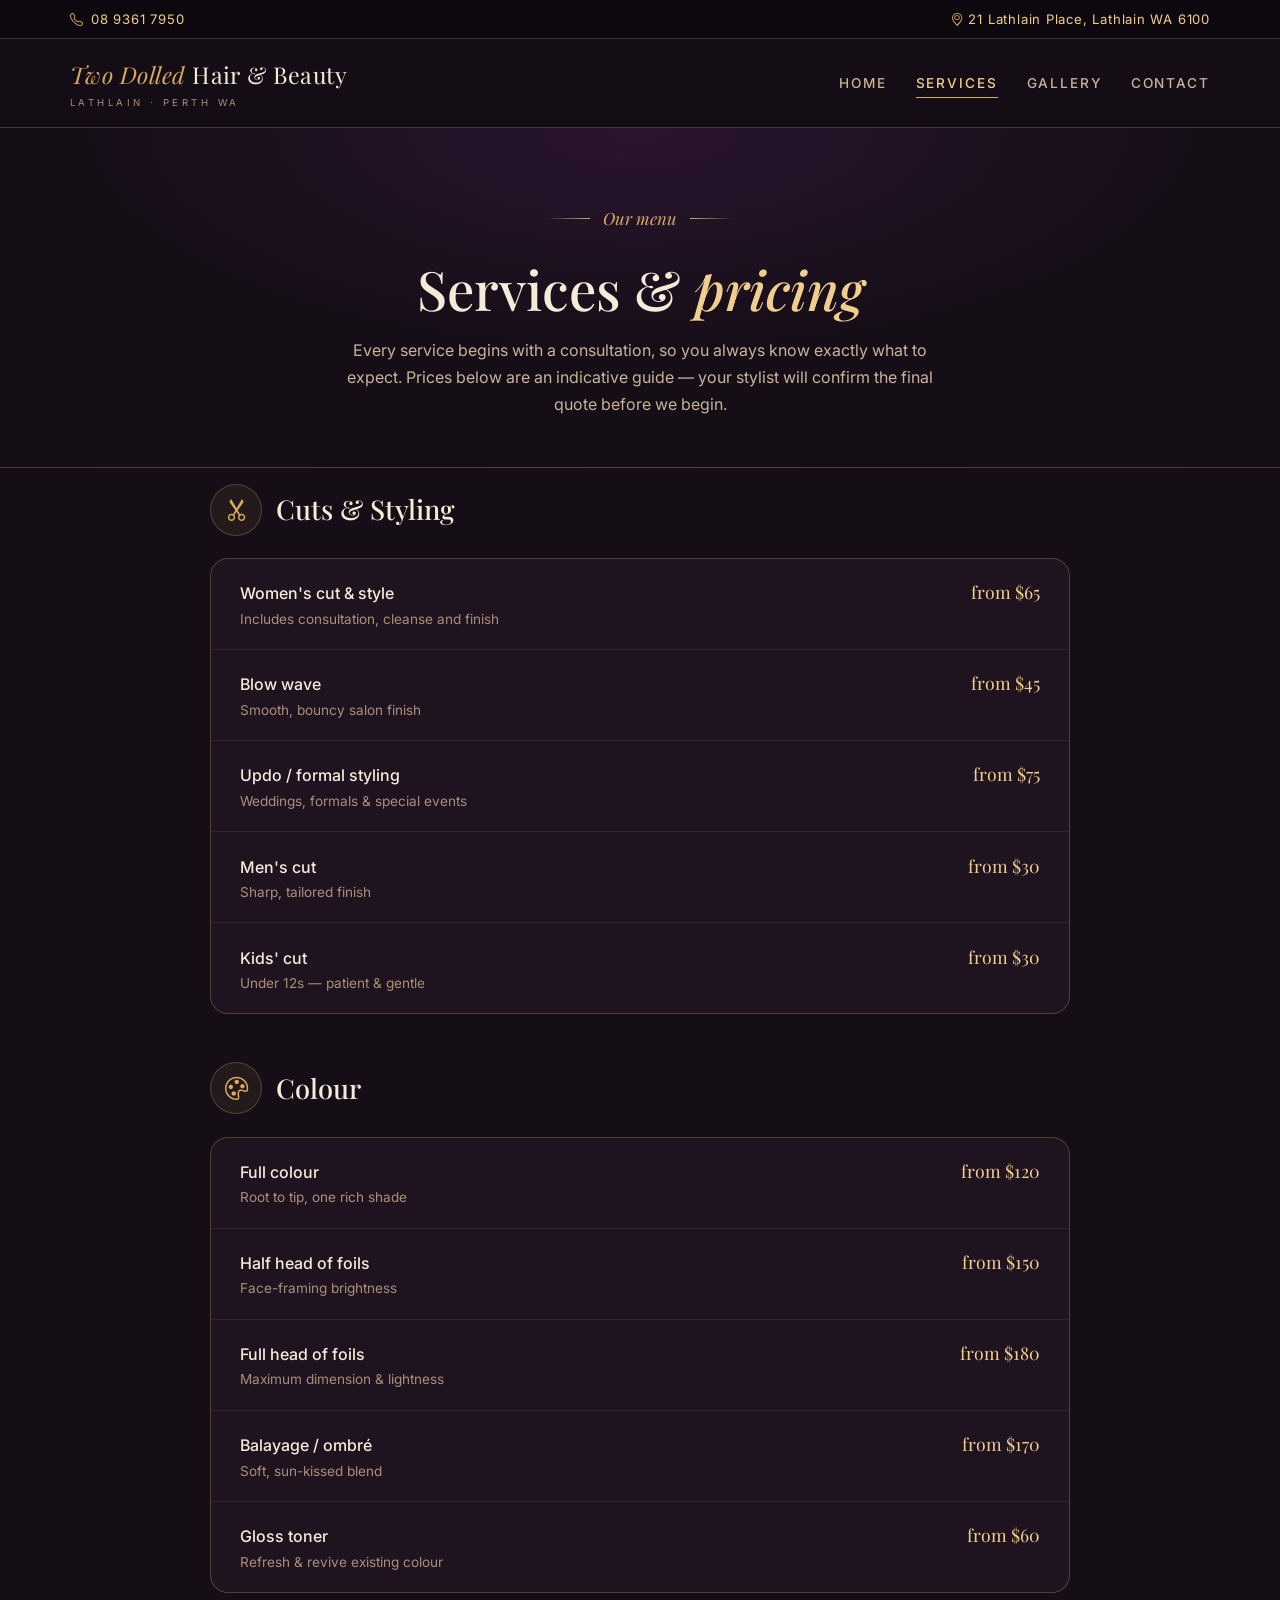
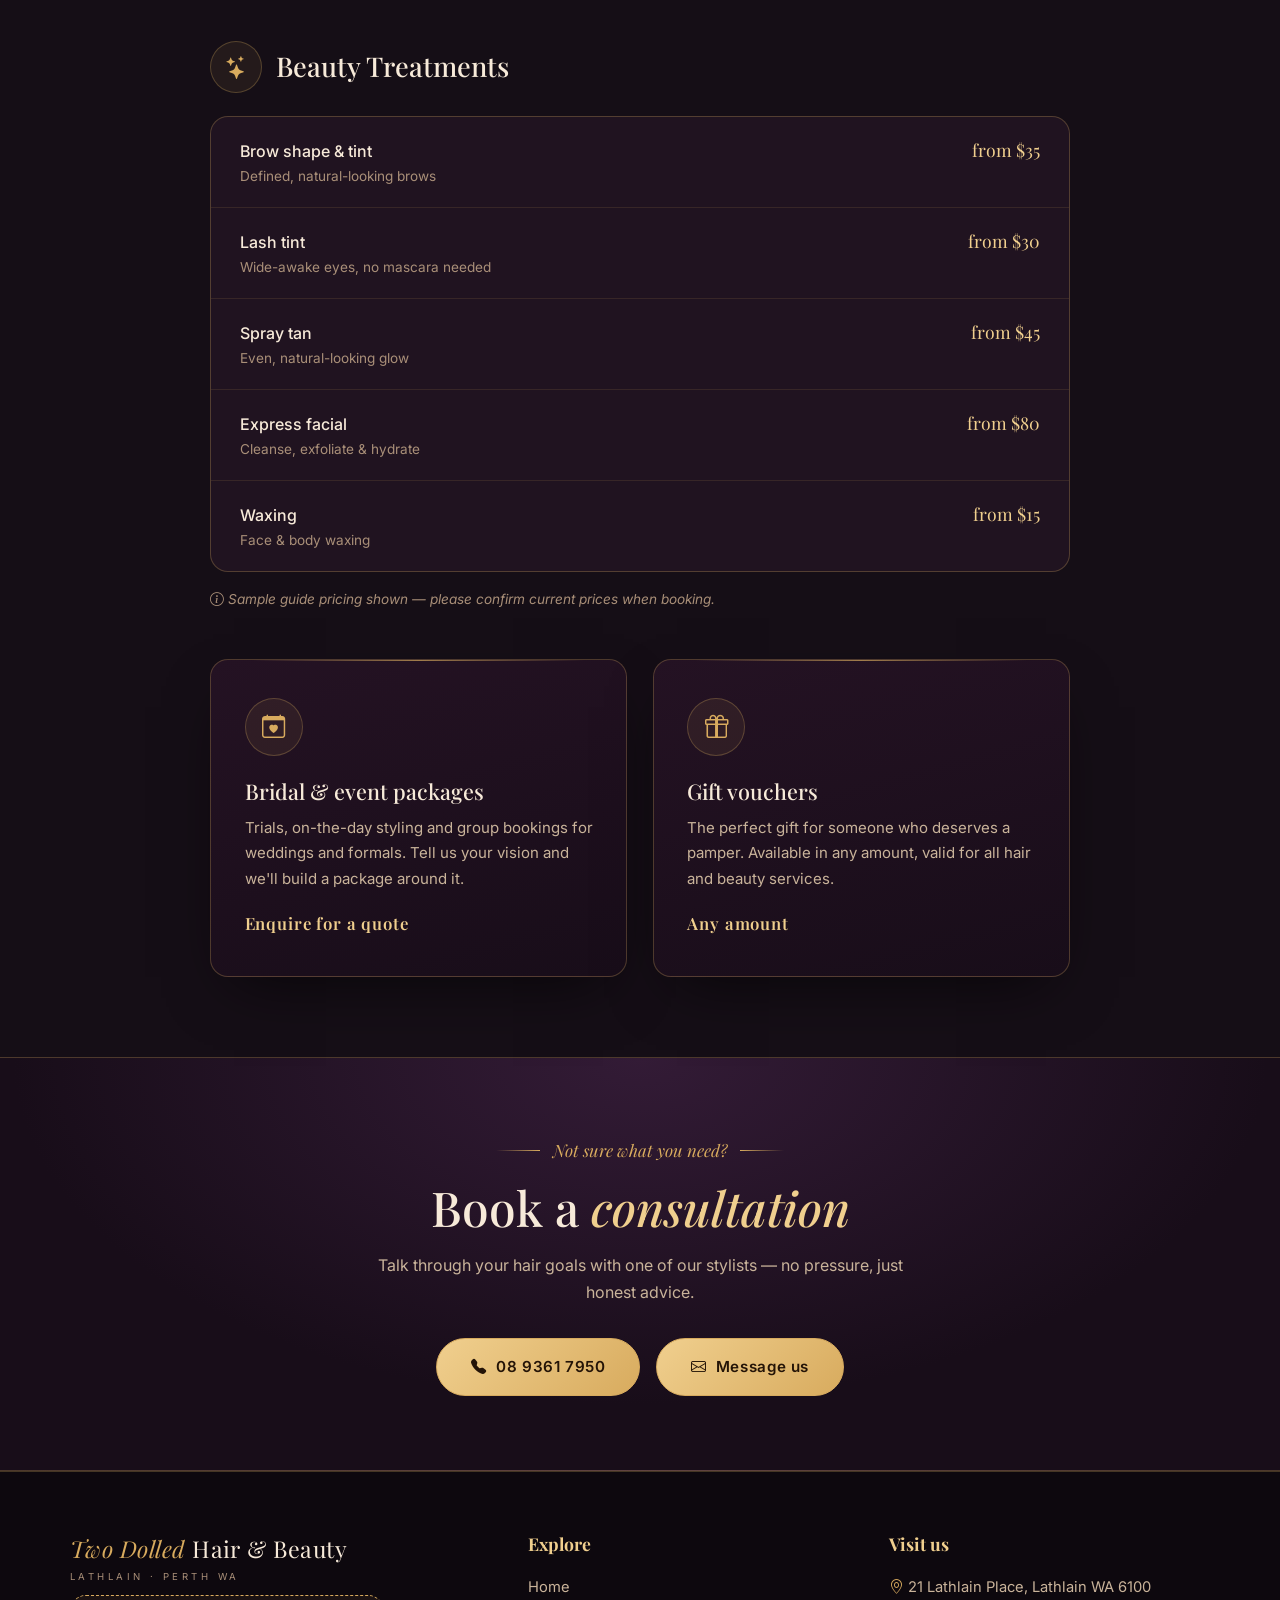
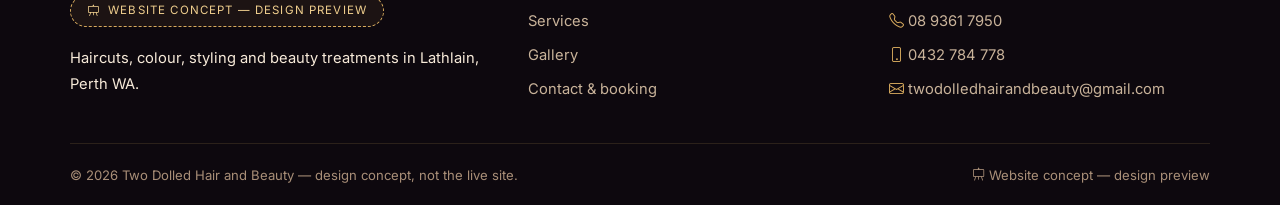
<file: services.html>
<!DOCTYPE html>
<html lang="en-AU">
<head>
  <meta charset="UTF-8">
  <meta name="viewport" content="width=device-width, initial-scale=1.0">
  <title>Services &amp; Pricing | Two Dolled Hair and Beauty, Lathlain WA</title>
  <meta name="description" content="Service menu for Two Dolled Hair and Beauty, Lathlain WA: cuts & styling, colour & balayage, beauty treatments. Call 08 9361 7950 to book.">
  <meta property="og:title" content="Services & Pricing | Two Dolled Hair and Beauty">
  <meta property="og:description" content="Cuts, colour, styling and beauty treatments in Lathlain, Perth WA.">
  <meta property="og:type" content="website">
  <link rel="stylesheet" href="https://cdn.jsdelivr.net/npm/bootstrap-icons@1.11.3/font/bootstrap-icons.min.css">
  <link rel="stylesheet" href="styles.css">
</head>
<body>

  <div class="topstrip">
    <div class="wrap">
      <span><a href="tel:+61893617950"><i class="bi bi-telephone"></i> 08 9361 7950</a></span>
      <span><i class="bi bi-geo-alt"></i> 21 Lathlain Place, Lathlain WA 6100</span>
    </div>
  </div>

  <nav class="nav" aria-label="Main navigation">
    <div class="wrap">
      <a href="index.html" class="brand"><em>Two Dolled</em> Hair &amp; Beauty<small>Lathlain · Perth WA</small></a>
      <button class="nav-toggle" aria-label="Open menu" aria-expanded="false"><i class="bi bi-list"></i></button>
      <ul class="navlinks">
        <li><a href="index.html">Home</a></li>
        <li><a href="services.html" class="active" aria-current="page">Services</a></li>
        <li><a href="gallery.html">Gallery</a></li>
        <li><a href="contact.html">Contact</a></li>
      </ul>
    </div>
  </nav>

  <header class="page-hero">
    <div class="wrap">
      <span class="eyebrow center">Our menu</span>
      <h1>Services &amp; <em>pricing</em></h1>
      <p>Every service begins with a consultation, so you always know exactly what to expect. Prices below are an indicative guide — your stylist will confirm the final quote before we begin.</p>
    </div>
  </header>

  <main>
    <section style="padding-top:1rem;">
      <div class="wrap" style="max-width:860px;">

        <div class="menu-group">
          <h3><span class="icon-tile"><i class="bi bi-scissors"></i></span> Cuts &amp; Styling</h3>
          <div class="menu-list">
            <div class="menu-row"><div class="name">Women's cut &amp; style<small>Includes consultation, cleanse and finish</small></div><div class="price">from $65</div></div>
            <div class="menu-row"><div class="name">Blow wave<small>Smooth, bouncy salon finish</small></div><div class="price">from $45</div></div>
            <div class="menu-row"><div class="name">Updo / formal styling<small>Weddings, formals &amp; special events</small></div><div class="price">from $75</div></div>
            <div class="menu-row"><div class="name">Men's cut<small>Sharp, tailored finish</small></div><div class="price">from $30</div></div>
            <div class="menu-row"><div class="name">Kids' cut<small>Under 12s — patient &amp; gentle</small></div><div class="price">from $30</div></div>
          </div>
        </div>

        <div class="menu-group">
          <h3><span class="icon-tile"><i class="bi bi-palette"></i></span> Colour</h3>
          <div class="menu-list">
            <div class="menu-row"><div class="name">Full colour<small>Root to tip, one rich shade</small></div><div class="price">from $120</div></div>
            <div class="menu-row"><div class="name">Half head of foils<small>Face-framing brightness</small></div><div class="price">from $150</div></div>
            <div class="menu-row"><div class="name">Full head of foils<small>Maximum dimension &amp; lightness</small></div><div class="price">from $180</div></div>
            <div class="menu-row"><div class="name">Balayage / ombré<small>Soft, sun-kissed blend</small></div><div class="price">from $170</div></div>
            <div class="menu-row"><div class="name">Gloss toner<small>Refresh &amp; revive existing colour</small></div><div class="price">from $60</div></div>
          </div>
        </div>

        <div class="menu-group">
          <h3><span class="icon-tile"><i class="bi bi-stars"></i></span> Beauty Treatments</h3>
          <div class="menu-list">
            <div class="menu-row"><div class="name">Brow shape &amp; tint<small>Defined, natural-looking brows</small></div><div class="price">from $35</div></div>
            <div class="menu-row"><div class="name">Lash tint<small>Wide-awake eyes, no mascara needed</small></div><div class="price">from $30</div></div>
            <div class="menu-row"><div class="name">Spray tan<small>Even, natural-looking glow</small></div><div class="price">from $45</div></div>
            <div class="menu-row"><div class="name">Express facial<small>Cleanse, exfoliate &amp; hydrate</small></div><div class="price">from $80</div></div>
            <div class="menu-row"><div class="name">Waxing<small>Face &amp; body waxing</small></div><div class="price">from $15</div></div>
          </div>
          <p class="price-note"><i class="bi bi-info-circle"></i> Sample guide pricing shown — please confirm current prices when booking.</p>
        </div>

        <div class="grid-2" style="margin-top:3rem;">
          <article class="card">
            <div class="icon-tile"><i class="bi bi-calendar-heart"></i></div>
            <h3>Bridal &amp; event packages</h3>
            <p>Trials, on-the-day styling and group bookings for weddings and formals. Tell us your vision and we'll build a package around it.</p>
            <span class="from">Enquire for a quote</span>
          </article>
          <article class="card">
            <div class="icon-tile"><i class="bi bi-gift"></i></div>
            <h3>Gift vouchers</h3>
            <p>The perfect gift for someone who deserves a pamper. Available in any amount, valid for all hair and beauty services.</p>
            <span class="from">Any amount</span>
          </article>
        </div>

      </div>
    </section>

    <section class="cta-band">
      <div class="wrap">
        <span class="eyebrow center">Not sure what you need?</span>
        <h2>Book a <em>consultation</em></h2>
        <p>Talk through your hair goals with one of our stylists — no pressure, just honest advice.</p>
        <div class="phone-row">
          <a class="btn gold" href="tel:+61893617950"><i class="bi bi-telephone-fill"></i> 08 9361 7950</a>
          <a class="btn" href="contact.html"><i class="bi bi-envelope"></i> Message us</a>
        </div>
      </div>
    </section>
  </main>

  <footer>
    <div class="wrap">
      <div class="foot-grid">
        <div>
          <a href="index.html" class="brand"><em>Two Dolled</em> Hair &amp; Beauty<small>Lathlain · Perth WA</small></a>
          <span class="concept-badge"><i class="bi bi-easel"></i> Website concept — design preview</span>
          <p style="font-size:.92rem; color:var(--charcoal-soft);">Haircuts, colour, styling and beauty treatments in Lathlain, Perth WA.</p>
        </div>
        <div>
          <h4>Explore</h4>
          <ul>
            <li><a href="index.html">Home</a></li>
            <li><a href="services.html">Services</a></li>
            <li><a href="gallery.html">Gallery</a></li>
            <li><a href="contact.html">Contact &amp; booking</a></li>
          </ul>
        </div>
        <div>
          <h4>Visit us</h4>
          <ul>
            <li><i class="bi bi-geo-alt" style="color:var(--gold);"></i> 21 Lathlain Place, Lathlain WA 6100</li>
            <li><a href="tel:+61893617950"><i class="bi bi-telephone" style="color:var(--gold);"></i> 08 9361 7950</a></li>
            <li><a href="tel:+61432784778"><i class="bi bi-phone" style="color:var(--gold);"></i> 0432 784 778</a></li>
            <li><a href="mailto:twodolledhairandbeauty@gmail.com"><i class="bi bi-envelope" style="color:var(--gold);"></i> twodolledhairandbeauty@gmail.com</a></li>
          </ul>
        </div>
      </div>
      <div class="foot-base">
        <span>© 2026 Two Dolled Hair and Beauty — design concept, not the live site.</span>
        <span><i class="bi bi-easel"></i> Website concept — design preview</span>
      </div>
    </div>
  </footer>
<script>
(function(){
  var t=document.querySelector('.nav-toggle'),n=document.querySelector('.navlinks');
  if(t&&n){t.addEventListener('click',function(){var o=n.classList.toggle('open');t.setAttribute('aria-expanded',o);});}
})();
</script>
</body>
</html>
</file>
<file: styles.css>
/* ============================================================
   Two Dolled Hair and Beauty — GLAM DARK design concept
   Palette: deep plum/noir + champagne gold. Moody, luxurious.
   ============================================================ */
@import url('https://fonts.googleapis.com/css2?family=Playfair+Display:ital,wght@0,400;0,500;0,600;0,700;1,400;1,500;1,600&family=Inter:wght@300;400;500;600&display=swap');

:root {
  --noir: #150e16;
  --noir-2: #1d121f;
  --plum: #2a1530;
  --plum-deep: #241223;
  --gold: #d8ab5e;
  --gold-bright: #f0cf8e;
  --gold-dim: rgba(216, 171, 94, .28);
  --cream: #f7ead9;
  --cream-dim: #c9b39a;
  --muted: #a98f78;
  --card: #201320;
  --shadow: 0 24px 60px -24px rgba(0, 0, 0, .7);
  --radius: 18px;
}

* { margin: 0; padding: 0; box-sizing: border-box; }

html { scroll-behavior: smooth; }

body {
  font-family: 'Inter', system-ui, sans-serif;
  background: var(--noir);
  color: var(--cream);
  line-height: 1.7;
  font-weight: 400;
  -webkit-font-smoothing: antialiased;
  overflow-x: hidden;
}

h1, h2, h3, .serif { font-family: 'Playfair Display', Georgia, serif; font-weight: 500; line-height: 1.15; }

img { max-width: 100%; display: block; }

a { color: inherit; text-decoration: none; }

.wrap { width: min(1140px, 92%); margin: 0 auto; }

/* ---------- top strip + nav ---------- */
.topstrip {
  background: #0d080e;
  color: var(--gold-bright);
  font-size: .82rem;
  letter-spacing: .06em;
  border-bottom: 1px solid var(--gold-dim);
}
.topstrip .wrap {
  display: flex; justify-content: space-between; align-items: center;
  padding: .5rem 0; gap: 1rem; flex-wrap: wrap;
}
.topstrip a { display: inline-flex; align-items: center; gap: .45rem; color: var(--gold-bright); }
.topstrip a:hover { color: #fff; }
.topstrip .bi { color: var(--gold); }

.nav { background: rgba(21, 14, 22, .92); backdrop-filter: blur(10px); position: sticky; top: 0; z-index: 50; border-bottom: 1px solid var(--gold-dim); }
.nav .wrap { display: flex; align-items: center; justify-content: space-between; padding: 1rem 0; gap: 1rem; }
.brand { font-family: 'Playfair Display', serif; font-size: 1.45rem; letter-spacing: .02em; color: var(--cream); }
.brand em { color: var(--gold); font-style: italic; }
.brand small { display: block; font-family: 'Inter', sans-serif; font-size: .6rem; letter-spacing: .36em; text-transform: uppercase; color: var(--muted); }
.navlinks { display: flex; gap: 1.8rem; list-style: none; }
.navlinks a {
  font-size: .85rem; letter-spacing: .14em; text-transform: uppercase; font-weight: 500;
  padding: .4rem 0; position: relative; color: var(--cream-dim);
}
.navlinks a::after {
  content: ""; position: absolute; left: 0; bottom: 0; height: 1px; width: 0;
  background: var(--gold); transition: width .28s ease;
}
.navlinks a:hover::after, .navlinks a.active::after { width: 100%; }
.navlinks a:hover, .navlinks a.active { color: var(--gold-bright); }
.nav-toggle {
  display: none;
  background: none;
  border: 1px solid var(--gold-dim);
  color: var(--gold);
  font-size: 1.5rem;
  line-height: 1;
  border-radius: 10px;
  padding: 0.5rem 0.85rem;
  cursor: pointer;
}

/* ---------- buttons ---------- */
.btn {
  display: inline-flex; align-items: center; gap: .6rem;
  background: linear-gradient(135deg, var(--gold-bright), var(--gold));
  color: #241407;
  padding: .95rem 2.1rem; border-radius: 999px; font-weight: 600; font-size: .95rem;
  letter-spacing: .04em; border: 1px solid var(--gold);
  transition: transform .2s ease, box-shadow .2s ease, filter .2s ease;
}
.btn:hover { transform: translateY(-2px); box-shadow: 0 14px 34px -10px rgba(216, 171, 94, .5); filter: brightness(1.05); }
.btn.gold { background: linear-gradient(135deg, var(--gold-bright), var(--gold)); border-color: var(--gold); color: #241407; }
.btn.ghost { background: transparent; color: var(--gold-bright); border: 1px solid var(--gold-dim); }
.btn.ghost:hover { background: rgba(216, 171, 94, .1); box-shadow: none; }

/* ---------- eyebrow labels ---------- */
.eyebrow {
  font-family: 'Playfair Display', serif; font-style: italic; color: var(--gold);
  font-size: 1.05rem; display: inline-flex; align-items: center; gap: .8rem; margin-bottom: 1rem;
}
.eyebrow::before, .eyebrow.center::after { content: ""; width: 44px; height: 1px; background: linear-gradient(90deg, transparent, var(--gold)); }
.eyebrow.center::after { background: linear-gradient(90deg, var(--gold), transparent); }
.eyebrow.center { justify-content: center; }
.eyebrow.center::before { background: linear-gradient(90deg, transparent, var(--gold)); }

section { padding: 5rem 0; }
.section-alt { background: var(--noir-2); border-top: 1px solid var(--gold-dim); border-bottom: 1px solid var(--gold-dim); }

/* ---------- hero (full-bleed dark) ---------- */
.hero { position: relative; min-height: 88vh; display: flex; align-items: center; overflow: hidden; }
.hero-bg { position: absolute; inset: 0; }
.hero-bg img { width: 100%; height: 100%; object-fit: cover; }
.hero-veil {
  position: absolute; inset: 0;
  background:
    linear-gradient(180deg, rgba(21,14,22,.86) 0%, rgba(21,14,22,.55) 42%, rgba(21,14,22,.96) 100%),
    radial-gradient(60% 55% at 50% 38%, rgba(216,171,94,.14), transparent 70%);
}
.hero-inner { position: relative; z-index: 2; width: 100%; text-align: center; padding: 6rem 0 5rem; }
.hero-inner .eyebrow { margin-bottom: 1.2rem; }
.hero h1 { font-size: clamp(2.7rem, 6vw, 4.8rem); margin: 0 auto 1.3rem; max-width: 16ch; color: var(--cream); }
.hero h1 em { color: var(--gold-bright); font-style: italic; }
.gold-rule { display: flex; align-items: center; justify-content: center; gap: 1rem; margin: 0 auto 1.6rem; }
.gold-rule span { display: block; width: 120px; height: 1px; background: linear-gradient(90deg, transparent, var(--gold)); }
.gold-rule span:last-child { background: linear-gradient(90deg, var(--gold), transparent); }
.gold-rule .bi { color: var(--gold); font-size: 1.1rem; }
.hero p.lede { font-size: 1.06rem; color: var(--cream-dim); max-width: 36rem; margin: 0 auto 2.2rem; }
.hero-cta { display: flex; gap: 1rem; flex-wrap: wrap; justify-content: center; margin-bottom: 2.6rem; }
.hero-meta { display: flex; gap: 2.2rem; flex-wrap: wrap; justify-content: center; }
.hero-meta div { display: flex; align-items: center; gap: .6rem; font-size: .9rem; color: var(--cream-dim); letter-spacing: .03em; }
.hero-meta .bi { color: var(--gold); font-size: 1.1rem; }

/* ---------- award strip ---------- */
.award {
  border-top: 1px solid var(--gold-dim); border-bottom: 1px solid var(--gold-dim);
  padding: 1.5rem 0; background: #120a13;
}
.award .wrap { display: flex; align-items: center; justify-content: center; gap: 1rem; text-align: center; flex-wrap: wrap; }
.award .bi { color: var(--gold); font-size: 1.5rem; }
.award p { font-family: 'Playfair Display', serif; font-style: italic; font-size: 1.05rem; color: var(--cream-dim); }
.award strong { font-style: normal; color: var(--gold-bright); }

/* ---------- cards ---------- */
.grid-3 { display: grid; grid-template-columns: repeat(3, 1fr); gap: 1.6rem; }
.grid-2 { display: grid; grid-template-columns: repeat(2, 1fr); gap: 1.6rem; }
.card {
  background: linear-gradient(165deg, var(--plum-deep), #180d19);
  border-radius: var(--radius); padding: 2.4rem 2.1rem;
  box-shadow: var(--shadow);
  border: 1px solid var(--gold-dim);
  transition: transform .25s ease, box-shadow .25s ease, border-color .25s ease;
  position: relative; overflow: hidden;
}
.card::after {
  content: ""; position: absolute; top: 0; left: 10%; right: 10%; height: 1px;
  background: linear-gradient(90deg, transparent, var(--gold), transparent); opacity: .7;
}
.card:hover { transform: translateY(-6px); border-color: rgba(216,171,94,.55); }
.icon-tile {
  width: 58px; height: 58px; border-radius: 50%; display: grid; place-items: center;
  background: rgba(216, 171, 94, .08);
  border: 1px solid var(--gold-dim); margin-bottom: 1.4rem;
}
.icon-tile .bi { font-size: 1.45rem; color: var(--gold); }
.card h3 { font-size: 1.35rem; margin-bottom: .7rem; color: var(--cream); }
.card p { color: var(--cream-dim); font-size: .94rem; }
.card .from { display: block; margin-top: 1.1rem; font-weight: 600; color: var(--gold-bright); letter-spacing: .05em; font-family: 'Playfair Display', serif; font-size: 1.05rem; }

/* ---------- about split ---------- */
.split { display: grid; grid-template-columns: 1fr 1fr; gap: 4rem; align-items: center; }
.split img.round { border-radius: var(--radius); box-shadow: var(--shadow); border: 1px solid var(--gold-dim); width: 100%; height: 460px; object-fit: cover; }
.split h2 { font-size: clamp(2rem, 3.6vw, 2.8rem); margin-bottom: 1.2rem; color: var(--cream); }
.split h2 em { color: var(--gold-bright); font-style: italic; }
.split p { color: var(--cream-dim); margin-bottom: 1.1rem; }
.checklist { list-style: none; margin: 1.4rem 0 2rem; display: grid; gap: .8rem; }
.checklist li { display: flex; gap: .8rem; align-items: flex-start; color: var(--cream-dim); }
.checklist .bi { color: var(--gold); font-size: 1.1rem; margin-top: .2rem; }

/* ---------- hours table ---------- */
.hours-card { background: var(--card); border-radius: var(--radius); border: 1px solid var(--gold-dim); box-shadow: var(--shadow); overflow: hidden; }
.hours-card header { background: linear-gradient(135deg, #2e1830, #1c0f1d); color: var(--gold-bright); padding: 1.3rem 2rem; display: flex; align-items: center; gap: .8rem; border-bottom: 1px solid var(--gold-dim); }
.hours-card header .bi { color: var(--gold); font-size: 1.2rem; }
.hours-card header h3 { font-size: 1.25rem; }
.hours-table { width: 100%; border-collapse: collapse; }
.hours-table td { padding: .95rem 2rem; border-bottom: 1px solid rgba(216,171,94,.12); font-size: .95rem; color: var(--cream-dim); }
.hours-table tr:last-child td { border-bottom: none; }
.hours-table td:first-child { color: var(--cream); }
.hours-table td:last-child { text-align: right; }
.hours-table td.closed { color: var(--muted); font-style: italic; }
.hours-table tr.today td { background: rgba(216,171,94,.08); font-weight: 600; color: var(--gold-bright); }
.hours-table tr.today td:first-child::before { content: "● "; color: var(--gold); font-size: .7rem; }

/* ---------- CTA band ---------- */
.cta-band {
  background: radial-gradient(70% 120% at 50% 0%, #331b36 0%, #180d19 70%);
  border-top: 1px solid var(--gold-dim); border-bottom: 1px solid var(--gold-dim);
  text-align: center; padding: 4.6rem 0;
}
.cta-band h2 { font-size: clamp(2rem, 3.8vw, 3rem); margin-bottom: 1rem; color: var(--cream); }
.cta-band h2 em { color: var(--gold-bright); font-style: italic; }
.cta-band p { color: var(--cream-dim); max-width: 36rem; margin: 0 auto 2rem; }
.cta-band .phone-row { display: flex; gap: 1rem; justify-content: center; flex-wrap: wrap; margin-top: 1.6rem; }

/* ---------- service menu ---------- */
.menu-group { margin-bottom: 3rem; }
.menu-group > h3 { display: flex; align-items: center; gap: .9rem; font-size: 1.7rem; margin-bottom: 1.4rem; color: var(--cream); }
.menu-group > h3 .icon-tile { margin: 0; width: 52px; height: 52px; }
.menu-list { background: var(--card); border: 1px solid var(--gold-dim); border-radius: var(--radius); overflow: hidden; }
.menu-row {
  display: flex; justify-content: space-between; align-items: baseline; gap: 1.2rem;
  padding: 1.15rem 1.8rem; border-bottom: 1px solid rgba(216,171,94,.12);
}
.menu-row:last-child { border-bottom: none; }
.menu-row .name { font-weight: 500; color: var(--cream); }
.menu-row .name small { display: block; font-weight: 400; color: var(--muted); font-size: .85rem; }
.menu-row .price { font-family: 'Playfair Display', serif; color: var(--gold-bright); font-size: 1.1rem; white-space: nowrap; }
.price-note { font-size: .85rem; color: var(--muted); font-style: italic; margin-top: 1rem; }

/* ---------- gallery ---------- */
.gallery-grid { display: grid; grid-template-columns: repeat(2, 1fr); gap: 1.4rem; }
.gallery-grid figure { position: relative; overflow: hidden; border-radius: var(--radius); border: 1px solid var(--gold-dim); box-shadow: var(--shadow); }
.gallery-grid figure.tall { grid-row: span 2; }
.gallery-grid img { width: 100%; height: 100%; object-fit: cover; aspect-ratio: 4 / 3; transition: transform .5s ease; }
.gallery-grid figure.tall img { aspect-ratio: 3 / 4.2; }
.gallery-grid figure:hover img { transform: scale(1.05); }
.gallery-grid figcaption {
  position: absolute; bottom: 0; left: 0; right: 0; padding: 2.6rem 1.4rem 1.1rem;
  background: linear-gradient(transparent, rgba(13, 8, 14, .85));
  color: var(--cream); font-size: .9rem; letter-spacing: .05em;
}
.gallery-grid figcaption .bi { color: var(--gold); margin-right: .5rem; }

/* ---------- contact ---------- */
.contact-grid { display: grid; grid-template-columns: 1fr 1fr; gap: 2.2rem; align-items: start; }
.contact-card {
  background: var(--card); border: 1px solid var(--gold-dim); border-radius: var(--radius);
  padding: 2.2rem; box-shadow: var(--shadow);
}
.contact-card h3 { font-size: 1.4rem; margin-bottom: 1.4rem; display: flex; align-items: center; gap: .8rem; color: var(--cream); }
.contact-card h3 .bi { color: var(--gold); }
.contact-card > p { color: var(--cream-dim); font-size: .94rem; }
.contact-line { display: flex; gap: 1rem; align-items: flex-start; padding: .9rem 0; border-bottom: 1px solid rgba(216,171,94,.12); font-size: .96rem; color: var(--cream-dim); }
.contact-line:last-child { border-bottom: none; }
.contact-line .bi { color: var(--gold); font-size: 1.2rem; margin-top: .15rem; }
.contact-line a.tel, .contact-line a.mail { font-weight: 600; color: var(--cream); }
.contact-line a.tel:hover, .contact-line a.mail:hover { color: var(--gold-bright); }
.form label { display: block; font-size: .82rem; font-weight: 500; letter-spacing: .08em; text-transform: uppercase; margin: 1rem 0 .4rem; color: var(--gold-bright); }
.form input, .form select, .form textarea {
  width: 100%; padding: .85rem 1rem; border: 1px solid var(--gold-dim); border-radius: 12px;
  font-family: inherit; font-size: .95rem; background: #120a13; color: var(--cream);
}
.form input::placeholder, .form textarea::placeholder { color: var(--muted); }
.form select option { background: #1d121f; }
.form input:focus, .form select:focus, .form textarea:focus { outline: 2px solid var(--gold); border-color: var(--gold); }
.form textarea { min-height: 120px; resize: vertical; }
.form .btn { margin-top: 1.4rem; width: 100%; justify-content: center; }
.form-note { font-size: .82rem; color: var(--muted); font-style: italic; margin-top: .9rem; text-align: center; }

/* ---------- footer ---------- */
footer { background: #0d080e; border-top: 1px solid var(--gold-dim); padding: 3.6rem 0 0; }
.foot-grid { display: grid; grid-template-columns: 1.3fr 1fr 1fr; gap: 2.5rem; padding-bottom: 2.6rem; }
.foot-grid h4 { font-family: 'Playfair Display', serif; font-size: 1.1rem; margin-bottom: 1rem; color: var(--gold-bright); }
.foot-grid ul { list-style: none; display: grid; gap: .55rem; font-size: .92rem; color: var(--cream-dim); }
.foot-grid a:hover { color: var(--gold-bright); }
.foot-grid .brand { margin-bottom: .8rem; }
.foot-grid p { color: var(--muted); }
.concept-badge {
  display: inline-flex; align-items: center; gap: .5rem;
  border: 1px dashed var(--gold); color: var(--gold-bright); border-radius: 999px;
  padding: .35rem 1rem; font-size: .72rem; letter-spacing: .1em; text-transform: uppercase;
  margin-bottom: 1.2rem; background: rgba(216, 171, 94, .07);
}
.foot-base { border-top: 1px solid rgba(216,171,94,.15); padding: 1.2rem 0; display: flex; justify-content: space-between; gap: 1rem; flex-wrap: wrap; font-size: .82rem; color: var(--muted); }

/* ---------- page hero (inner pages) ---------- */
.page-hero { text-align: center; padding: 4.5rem 0 3rem; background: radial-gradient(60% 90% at 50% 0%, #2a1530 0%, var(--noir) 75%); border-bottom: 1px solid var(--gold-dim); }
.page-hero h1 { font-size: clamp(2.2rem, 4.4vw, 3.4rem); margin: .6rem 0 1rem; color: var(--cream); }
.page-hero h1 em { color: var(--gold-bright); font-style: italic; }
.page-hero p { color: var(--cream-dim); max-width: 38rem; margin: 0 auto; }

/* ---------- responsive ---------- */
@media (max-width: 940px) {
  .split, .contact-grid { grid-template-columns: 1fr; gap: 2.6rem; }
  .grid-3 { grid-template-columns: 1fr 1fr; }
  .foot-grid { grid-template-columns: 1fr 1fr; }
  .split img.round { height: 380px; }
  section { padding: 3.8rem 0; }
}
@media (max-width: 768px) {
  /* hero becomes a compact banner + content stack */
  .hero { min-height: 0; display: block; }
  .hero-bg { position: relative; height: 300px; }
  .hero-inner { padding: 2.6rem 0 3.2rem; }
  .hero h1 { font-size: clamp(2.1rem, 9vw, 2.9rem); }
  .hero-meta { gap: 1rem 1.6rem; }
  .nav .wrap { flex-direction: row; }
  .nav-toggle {
    display: inline-flex; align-items: center; justify-content: center;
    min-width: 44px; min-height: 44px;
  }
  .navlinks {
    display: none;
    position: absolute; top: 100%; left: 0; right: 0;
    flex-direction: column; align-items: stretch; gap: 0;
    background: #150e16;
    border-bottom: 1px solid var(--gold-dim);
    box-shadow: var(--shadow);
    padding: 0.9rem 4% 1.2rem;
    z-index: 60;
  }
  .nav { position: sticky; }
  .navlinks.open { display: flex; }
  .navlinks a { display: block; padding: 0.8rem 0.2rem; font-size: 0.95rem; }
  .navlinks a::after { display: none; }
  .split img.round { height: 300px; }
  .gallery-grid img { aspect-ratio: 4 / 3; }
  .gallery-grid figure.tall img { aspect-ratio: 4 / 3.4; }
  section { padding: 3.2rem 0; }
  .cta-band { padding: 3.2rem 0; }
  .hours-table td { padding: .85rem 1.2rem; }
  .topstrip .wrap { justify-content: center; }
}
@media (max-width: 620px) {
  .grid-3, .grid-2, .gallery-grid, .foot-grid { grid-template-columns: 1fr; }
  .hero-cta .btn { width: 100%; justify-content: center; }
  .menu-row { padding: 1rem 1.2rem; }
  .contact-card { padding: 1.6rem; }
}

/* ---------- homepage enrichment: highlights + FAQ ---------- */
.highlights { padding: 3.4rem 0 0.6rem; }
.hl-grid { display: grid; grid-template-columns: repeat(4, 1fr); gap: 1.2rem; }
.hl-item {
  display: flex; gap: 1rem; align-items: flex-start;
  background: linear-gradient(165deg, var(--plum-deep), #180d19);
  border: 1px solid var(--gold-dim); border-radius: var(--radius);
  padding: 1.4rem 1.3rem;
}
.hl-item .bi { color: var(--gold); font-size: 1.6rem; line-height: 1; margin-top: .2rem; }
.hl-item strong { display: block; font-family: 'Playfair Display', serif; font-size: 1.08rem; color: var(--cream); margin-bottom: .25rem; }
.hl-item span { font-size: .88rem; color: var(--cream-dim); line-height: 1.5; display: block; }
.faq-list { display: grid; gap: 1rem; }
.faq-item {
  background: var(--card); border: 1px solid var(--gold-dim); border-radius: var(--radius);
  padding: 1.3rem 1.6rem;
}
.faq-item summary {
  cursor: pointer; font-family: 'Playfair Display', serif; font-size: 1.15rem; color: var(--cream);
  list-style: none; display: flex; justify-content: space-between; align-items: center; gap: 1rem;
}
.faq-item summary::-webkit-details-marker { display: none; }
.faq-item summary::after { content: "+"; color: var(--gold); font-size: 1.4rem; line-height: 1; }
.faq-item[open ] summary::after { content: "–"; }
.faq-item p { color: var(--cream-dim); font-size: .95rem; margin-top: .8rem; }
img[width], img[height] { height: auto; }
@media (max-width: 940px) { .hl-grid { grid-template-columns: 1fr 1fr; } }
@media (max-width: 620px) { .hl-grid { grid-template-columns: 1fr; } }
</file>
